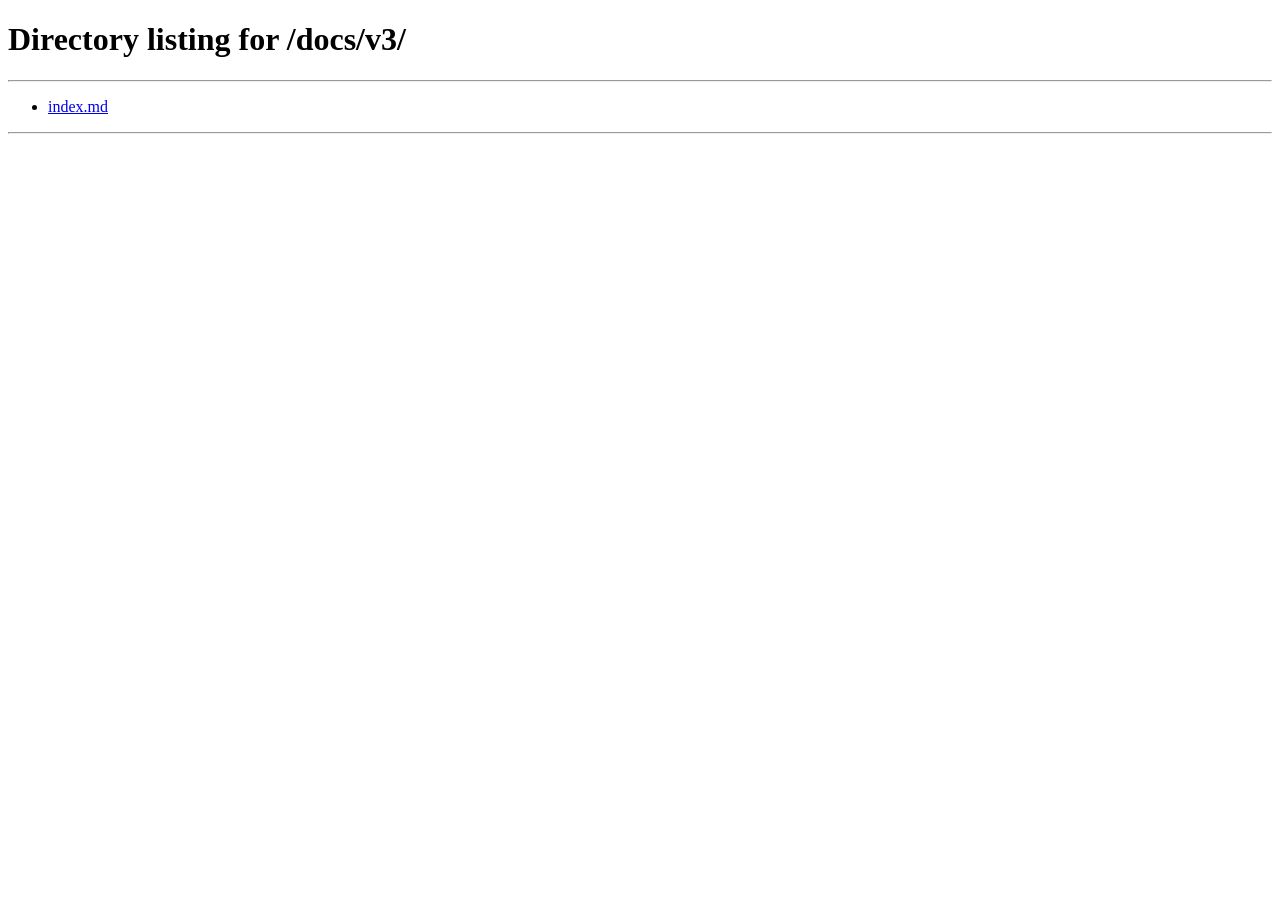
<file: docs/v3rev2/index.html>
<!doctype html>
<html lang="ru">
<meta charset="utf-8">
<title>Xprinter V3</title>
<meta name="robots" content="noindex">
<link rel="canonical" href="https://4barcode.ru/v3/">
<meta http-equiv="refresh" content="0; url=../v3/">
<p>Страница переехала: <a href="../v3/">Xprinter V3</a>.</p>
</html>
</file>
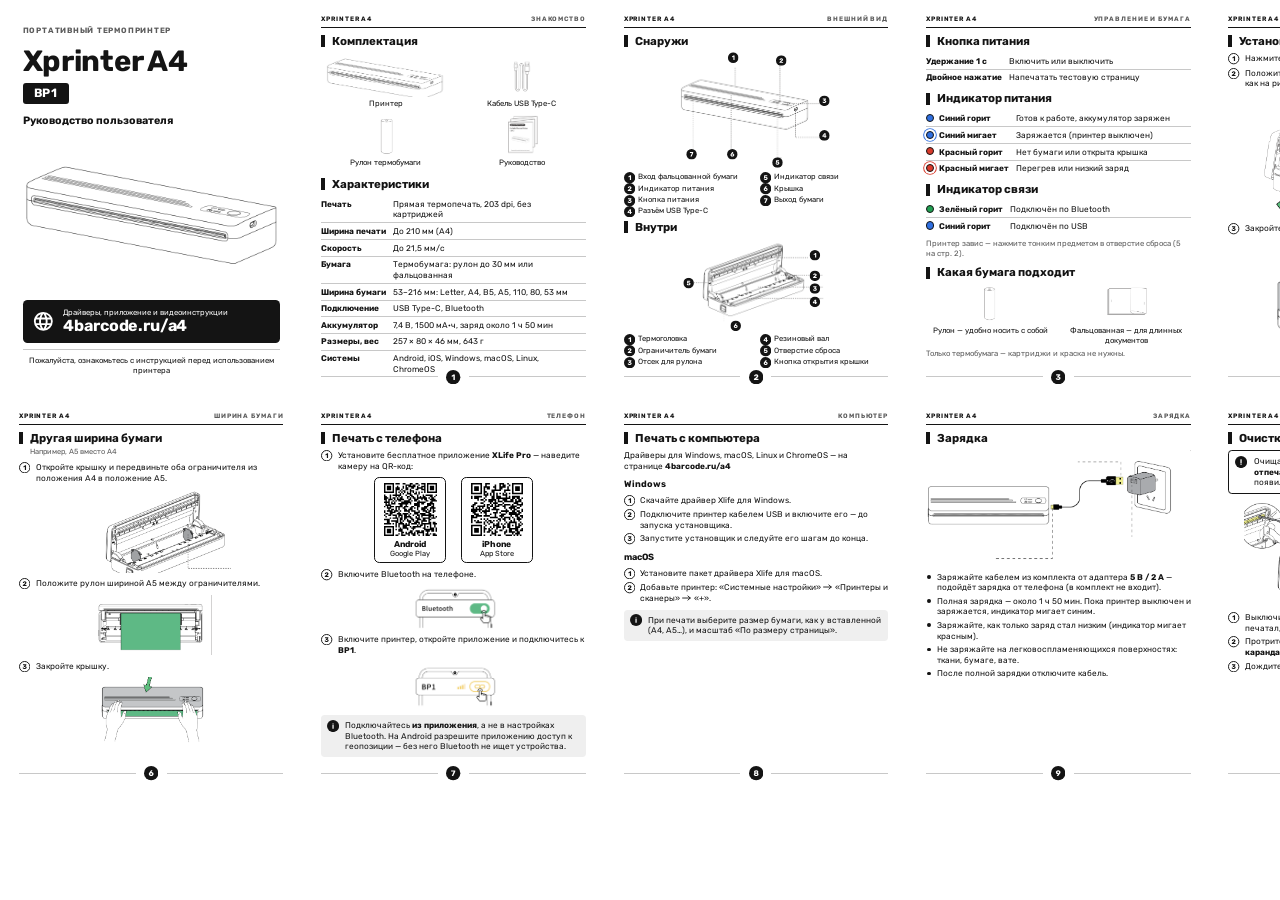
<file: tools/print/a4-guide/guide.html>
<!doctype html>
<html lang="ru">
<head>
<meta charset="utf-8">
<title>Xprinter A4 (BP1) — руководство пользователя</title>
<!--
  Бумажная инструкция Xprinter A4 (заводская модель Xprinter BP1, портативный A4 термопринтер).
  Формат — как рабочая область заводского макета: 2 листа 480 × 105 мм, на каждом 6 полос 80 × 105 мм (гармошка).
    Лист 1: [обложка][1][2][3][4][5]
    Лист 2: [6][7][8][9][10][задняя обложка]
  Сборка: python tools/print/a4-guide/build.py, кривые: outline.py, центровка кружков: check_circles.py.
  Рисунки — векторные из заводского макета без подписей (make_figs.py), номера выносок ставит этот файл (.fb).
-->
<style>
  @font-face { font-family: "Rubik"; src: url("../../../docs/editor/fonts/Rubik-Regular.ttf"); font-weight: 400; }
  @font-face { font-family: "Rubik"; src: url("../../../docs/editor/fonts/Rubik-Bold.ttf"); font-weight: 700; }
  @font-face { font-family: "Rubik"; src: url("../../../docs/editor/fonts/Rubik-Italic.ttf"); font-weight: 400; font-style: italic; }
  @font-face { font-family: "Cousine"; src: url("../../../docs/editor/fonts/Cousine-Bold.ttf"); font-weight: 700; }

  :root {
    --ink: #141414;      /* основной текст и плашки */
    --mid: #5c5c5c;      /* вторичный текст */
    --line: #c8c8c8;     /* тонкие линии */
    --tint: #efefef;     /* фон врезок */
  }
  @page { size: 480mm 105mm; margin: 0; }
  * { box-sizing: border-box; }
  html, body { margin: 0; padding: 0; }
  body { font-family: "Rubik", sans-serif; color: var(--ink); font-size: 7.1pt; line-height: 1.34;
         -webkit-print-color-adjust: exact; print-color-adjust: exact; }
  img { display: block; }
  b, strong { font-weight: 700; }

  .sheet { width: 480mm; height: 105mm; display: grid; grid-template-columns: repeat(6, 80mm); grid-template-rows: 105mm;
           page-break-after: always; overflow: hidden; }
  .sheet:last-child { page-break-after: auto; }
  .panel { position: relative; overflow: hidden; }

  /* ---------- полоса с текстом: колонтитул, поле, номер ---------- */
  .page { padding: 12.5mm 7mm 11mm; }
  .run { position: absolute; left: 7mm; right: 7mm; top: 5.2mm; display: flex; justify-content: space-between; align-items: baseline;
         padding-bottom: 1.3mm; border-bottom: .3mm solid var(--ink);
         font-size: 5.6pt; font-weight: 700; letter-spacing: .14em; text-transform: uppercase; }
  .run span:last-child { color: var(--mid); }
  .foot { position: absolute; left: 7mm; right: 7mm; bottom: 4.6mm; display: flex; align-items: center; justify-content: center; gap: 2.2mm; }
  .foot::before, .foot::after { content: ""; flex: 1; border-top: .2mm solid var(--line); }
  .foot span { display: block; width: 3.8mm; height: 3.8mm; }

  /* ---------- заголовки ---------- */
  h2 { font-size: 10.5pt; line-height: 1.15; margin: 0 0 2mm; font-weight: 700; display: flex; align-items: center; gap: 1.8mm; }
  h2::before { content: ""; width: 1.3mm; height: 3.8mm; background: var(--ink); flex: 0 0 auto; }
  .sub { margin: -1.2mm 0 2mm 3.1mm; color: var(--mid); font-size: 6.4pt; }
  h3 { font-size: 7.6pt; margin: 2.6mm 0 1.3mm; font-weight: 700; }
  h3 small { font-weight: 400; color: var(--mid); font-size: 6.2pt; margin-left: .8mm; }
  .gap { height: 3.2mm; }
  p { margin: 0 0 1.4mm; }

  /* ---------- нумерованные шаги: номер в кружке ---------- */
  ol.steps { list-style: none; margin: 0 0 1.4mm; padding: 0; counter-reset: s; }
  ol.steps > li { position: relative; padding-left: 5mm; margin: 0 0 1.05mm; min-height: 3.4mm; }
  ol.steps > li > .circ { position: absolute; left: 0; top: 0; }
  .circ { display: block; }
  ul.dots { list-style: none; margin: 0 0 1.4mm; padding: 0; }
  ul.dots > li { position: relative; padding-left: 3.2mm; margin: 0 0 .6mm; }
  ul.dots > li::before { content: ""; position: absolute; left: .4mm; top: 1.15mm; width: 1.1mm; height: 1.1mm; background: var(--ink); border-radius: 50%; }

  /* ---------- элементы ---------- */
  .k { display: inline-block; font-family: "Cousine", monospace; font-weight: 700; font-size: 5.4pt; line-height: 1; padding: .4mm .8mm;
       border: .25mm solid var(--ink); border-radius: .7mm; vertical-align: .2mm; background: #fff; }
  .site { font-weight: 700; white-space: nowrap; }
  .nw { white-space: nowrap; }
  .arr { display: inline-block; width: 2.5mm; height: 1.6mm; vertical-align: .05mm; fill: none; stroke: currentColor; stroke-width: 1.5; stroke-linecap: round; stroke-linejoin: round; }
  .tip { margin: 2.2mm 0 0; padding: 1.8mm 2.2mm 1.8mm 7.6mm; background: var(--tint); border-radius: 1mm; position: relative; }
  .tip > .circ { position: absolute; left: 2.2mm; top: 1.8mm; }
  .warn { margin: 1.6mm 0; padding: 1.5mm 2.2mm 1.5mm 7.6mm; border: .3mm solid var(--ink); border-radius: 1mm; position: relative; }
  .warn > .circ { position: absolute; left: 2.2mm; top: 1.5mm; }
  .label { font-size: 5.8pt; font-weight: 700; letter-spacing: .1em; text-transform: uppercase; color: var(--mid); margin: 0 0 1mm; }

  /* ---------- задняя обложка ---------- */
  .back { padding: 11mm 9mm 8mm; display: flex; flex-direction: column; }
  .back > .label { text-align: center; }
  .back .big { text-align: center; font-size: 26pt; font-weight: 700; letter-spacing: -.015em; line-height: 1; margin: 1.5mm 0 4.5mm; }
  .feats { display: grid; grid-template-columns: 1fr 1fr; gap: 2.2mm 3mm; }
  .feat { display: flex; align-items: center; gap: 2mm; font-size: 7pt; line-height: 1.2; }
  .feat svg { width: 6.4mm; height: 6.4mm; flex: 0 0 auto; }
  .back .mine { margin: 5mm 0 0; padding: 2.2mm 3mm; border: .3mm solid var(--ink); border-radius: 1mm; text-align: center; font-size: 7.4pt; }
  .back .mine b { font-size: 9.5pt; }
  .back .maker { margin-top: auto; padding-top: 2.5mm; border-top: .2mm solid var(--line); text-align: center; font-size: 5.9pt; line-height: 1.45; color: #333; }
  .back .maker p { margin-bottom: 1.2mm; }

  /* ---------- обложка ---------- */
  .cover { display: grid; grid-template-columns: 13.5mm 2.2mm 1.2mm 2.2mm 1fr; }
  .spine { background: var(--ink); color: #fff; display: flex; align-items: center; justify-content: center; }
  .spine span { writing-mode: vertical-rl; font-weight: 700; font-size: 16pt; letter-spacing: .08em; white-space: nowrap; }
  .stripe { background: #cfcfcf; } .sp { background: #fff; }
  .cbox { margin: 4mm 4mm 4mm 3.5mm; display: flex; flex-direction: column; }
  .chead { display: flex; justify-content: space-between; align-items: center; }
  .chead .label { margin: 0; }
  .badge { background: var(--ink); color: #fff; font-weight: 700; font-size: 9.5pt; letter-spacing: .04em; padding: 1.1mm 2.8mm; border-radius: .8mm; }
  .model { display: flex; flex-direction: column; align-items: flex-end; }
  .model i { font-style: italic; font-size: 8pt; margin-top: .6mm; color: var(--ink); }
  .ctitle { font-size: 19pt; font-weight: 700; line-height: 1.05; margin: 4mm 0 1mm; letter-spacing: -.01em; }
  .csub { color: var(--mid); font-size: 7.4pt; }
  .cimg { flex: 1 1 0; min-height: 0; display: flex; align-items: center; justify-content: center; padding: 1mm 3mm; }
  .cimg img { max-width: 100%; max-height: 100%; }
  .csite { background: var(--ink); color: #fff; border-radius: 1.2mm; padding: 2.4mm 3mm; display: flex; align-items: center; gap: 2.6mm; }
  .csite svg { width: 7mm; height: 7mm; flex: 0 0 auto; }
  .csite div { font-size: 6.6pt; line-height: 1.25; }
  .csite b { display: block; font-size: 15pt; letter-spacing: -.01em; line-height: 1.12; }
  .cfoot { display: flex; align-items: center; justify-content: space-between; gap: 2mm; margin-top: 2.2mm; font-size: 6pt; color: var(--mid); line-height: 1.3; }
  .cfoot img { height: 3.4mm; flex: 0 0 auto; }
  .cread { margin-top: 1.8mm; padding-top: 1.8mm; border-top: .2mm solid var(--line); font-size: 6.6pt; text-align: center; }

  /* ---------- страницы ---------- */
  .kit { display: grid; grid-template-columns: 1fr 1fr; gap: .5mm 3mm; margin-bottom: 1mm; }
  .legend { display: grid; grid-template-columns: 1fr 1fr; gap: .9mm 3mm; margin-top: 1.4mm; }
  .legend div { display: flex; align-items: center; gap: 1.4mm; }
  .legend em { font-style: normal; flex: 0 0 auto; width: 3.6mm; height: 3.6mm; }
  .legend i { color: var(--mid); font-size: 6pt; }
  .fig { margin: 1.4mm 0 1.8mm; }
  .modes img { width: 96%; margin: .8mm auto 1.4mm; }
  .qrs { display: flex; justify-content: center; gap: 6mm; margin: 2mm 0 2.4mm; text-align: center; }
  .qrs figure { margin: 0; padding: 2mm 2mm 1.6mm; border: .3mm solid var(--ink); border-radius: 1.4mm; width: 28mm; }
  .qrs img { width: 21mm; height: 21mm; margin: 0 auto 1.4mm; }
  .qrs figcaption { font-size: 6.4pt; line-height: 1.2; }
  .qrs figcaption b { font-size: 7.4pt; }
  /* рисунок с номерами выносок: координаты номеров — в процентах от рисунка */
  .figw { position: relative; margin: 1.4mm auto 1.8mm; }
  .figw img { width: 100%; }
  .fb { position: absolute; width: 3.2mm; height: 3.2mm; transform: translate(-50%, -50%); }
  .tbl { width: 100%; border-collapse: collapse; margin: 1mm 0 1.4mm; }
  .tbl td { padding: .9mm 1.2mm; border-top: .2mm solid var(--line); vertical-align: top; }
  .tbl tr:first-child td { border-top: 0; }
  .tbl td:first-child { font-weight: 700; white-space: nowrap; width: 1%; padding-left: 0; }

  /* ===== формат 80 × 105 мм: всё мельче, чем в инструкциях 105 × 142 ===== */
  body { font-size: 6.2pt; line-height: 1.3; }
  .page { padding: 9.2mm 5mm 8mm; }
  .run { left: 5mm; right: 5mm; top: 4mm; font-size: 4.8pt; padding-bottom: 1mm; }
  .foot { left: 5mm; right: 5mm; bottom: 3.4mm; }
  h2 { font-size: 8.6pt; margin-bottom: 1.4mm; }
  h2::before { height: 3.2mm; width: 1.1mm; }
  h3 { font-size: 6.8pt; margin: 2mm 0 1mm; }
  .sub { margin: -.8mm 0 1.4mm 2.9mm; font-size: 5.6pt; }
  p { margin-bottom: 1.1mm; }
  ol.steps > li { padding-left: 4.4mm; margin-bottom: .8mm; min-height: 3mm; }
  ul.dots > li { padding-left: 2.8mm; margin-bottom: .7mm; }
  ul.dots > li::before { top: .95mm; width: 1mm; height: 1mm; }
  .tip, .warn { margin-top: 1.6mm; padding: 1.3mm 1.8mm 1.3mm 6.4mm; }
  .tip > .circ, .warn > .circ { left: 1.6mm; top: 1.25mm; }
  .fig { margin: .8mm auto 1.4mm; }
  .figw { margin: .6mm auto 1mm; }
  .legend { gap: .5mm 2mm; margin-top: .6mm; }
  .legend div { gap: 1.1mm; }
  .legend.sm { font-size: 5.7pt; gap: .3mm 2mm; } .legend.sm em { width: 2.7mm; height: 2.7mm; }
  .legend em { width: 3mm; height: 3mm; }
  .tbl td { padding: .65mm .9mm; }
  .spec td:first-child { font-weight: 700; }
  .note { color: var(--mid); font-size: 5.8pt; }
  .kit { display: grid; grid-template-columns: 1fr 1fr; gap: 1.2mm 2mm; margin: 0; }
  .kit figure { margin: 0; text-align: center; }
  .kit figure div { height: 11.5mm; display: flex; align-items: center; justify-content: center; }
  .kit img { max-width: 100%; max-height: 100%; }
  .kit figcaption { font-size: 5.8pt; margin-top: .5mm; }
  .pair { display: grid; grid-template-columns: 1fr 1fr; gap: 2mm; text-align: center; margin: .5mm 0 1mm; }
  .pair figure { margin: 0; }
  .pair img { margin: 0 auto 1mm; }
  .pair figcaption { font-size: 5.8pt; line-height: 1.25; }
  .qrs { gap: 4mm; margin: 1mm 0 1.6mm; }
  .qrs figure { width: 19mm; padding: 1.3mm 1.3mm 1mm; }
  .qrs img { width: 14mm; height: 14mm; margin-bottom: .8mm; }
  .qrs figcaption { font-size: 5.6pt; }
  .qrs figcaption b { font-size: 6.4pt; }
  .leds td:first-child { white-space: nowrap; }
  .figlab { position: absolute; transform: translate(-50%, -100%); margin-top: -.5mm; font-size: 5.4pt; font-weight: 700; line-height: 1; white-space: nowrap; }
  .led { display: inline-block; width: 2.2mm; height: 2.2mm; border-radius: 50%; margin-right: 1.2mm; vertical-align: -.25mm; border: .2mm solid var(--ink); }
  .led.blue { background: #2f6fe0; } .led.red { background: #d93a2b; } .led.green { background: #22a052; }
  .led.blink { box-shadow: 0 0 0 .5mm #fff, 0 0 0 .75mm currentColor; }
  .led.blue.blink { color: #2f6fe0; } .led.red.blink { color: #d93a2b; }

  /* обложка — одна полоса, без корешка */
  .cover { display: flex; flex-direction: column; padding: 7mm 6mm 5.5mm; }
  .cover .label { margin: 0; }
  .cover .ctitle { font-size: 22pt; margin: 2.5mm 0 1.6mm; }
  .cover .badge { align-self: flex-start; font-size: 9pt; padding: .8mm 3mm; }
  .cover .csub { margin-top: 2.6mm; font-size: 8pt; color: var(--ink); font-weight: 700; }
  .cover .cimg { padding: 1mm 0; }
  .cover .csite { padding: 2mm 2.6mm; gap: 2.2mm; }
  .cover .csite svg { width: 6mm; height: 6mm; }
  .cover .csite div { font-size: 5.8pt; }
  .cover .csite b { font-size: 12pt; }
  .cover .cread { font-size: 5.8pt; margin-top: 1.6mm; padding-top: 1.6mm; }

  /* задняя обложка */
  .back { padding: 8mm 6mm 5.5mm; }
  .back .big { font-size: 21pt; margin: 1.2mm 0 3.4mm; }
  .feats { grid-template-columns: 1fr; gap: 1.6mm; padding-left: 4mm; }
  .feat { font-size: 6.6pt; gap: 2.2mm; }
  .feat svg { width: 5mm; height: 5mm; }
  .back .mine { margin-top: 3.6mm; font-size: 6.4pt; padding: 1.8mm 2mm; }
  .back .mine b { font-size: 8.4pt; }
  .back .maker { font-size: 5.2pt; padding-top: 2mm; }
</style>
</head>
<body>

<svg width="0" height="0" style="position:absolute">
  <defs>
    <!-- иконки: Material Design Icons (Apache 2.0) -->
    <symbol id="i-dl" viewBox="0 0 24 24"><path d="M5 20h14v-2H5zM19 9h-4V3H9v6H5l7 7z"/></symbol>
    <symbol id="i-app" viewBox="0 0 24 24"><path d="M3 3h8v8H3zm2 2v4h4V5zm8-2h8v8h-8zm2 2v4h4V5zM3 13h8v8H3zm2 2v4h4v-4zm8-2h2v2h-2zm2 2h2v2h-2zm2-2h2v2h-2zm2 2h2v2h-2zm-6 2h2v2h-2zm4 0h2v4h-2zm-2 2h2v2h-2z"/></symbol>
    <symbol id="i-ed" viewBox="0 0 24 24"><path d="M3 17.25V21h3.75L17.81 9.94l-3.75-3.75zM20.71 7.04a1 1 0 0 0 0-1.41l-2.34-2.34a1 1 0 0 0-1.41 0l-1.83 1.83 3.75 3.75z"/></symbol>
    <symbol id="i-vid" viewBox="0 0 24 24"><path d="M10 16.5l6-4.5-6-4.5zM12 2a10 10 0 1 0 0 20 10 10 0 0 0 0-20m0 18a8 8 0 1 1 0-16 8 8 0 0 1 0 16"/></symbol>
    <symbol id="i-faq" viewBox="0 0 24 24"><path d="M11 18h2v-2h-2zm1-16a10 10 0 1 0 0 20 10 10 0 0 0 0-20m0 18a8 8 0 1 1 0-16 8 8 0 0 1 0 16m0-14a4 4 0 0 0-4 4h2a2 2 0 1 1 4 0c0 2-3 1.75-3 5h2c0-2.25 3-2.5 3-5a4 4 0 0 0-4-4"/></symbol>
    <symbol id="i-sup" viewBox="0 0 24 24"><path d="M12 1a9 9 0 0 0-9 9v7a3 3 0 0 0 3 3h3v-8H5v-2a7 7 0 0 1 14 0v2h-4v8h4v1h-7v2h6a3 3 0 0 0 3-3V10a9 9 0 0 0-9-9"/></symbol>
    <symbol id="i-web" viewBox="0 0 24 24"><path d="M16.36 14c.08-.66.14-1.32.14-2s-.06-1.34-.14-2h3.38c.16.64.26 1.31.26 2s-.1 1.36-.26 2m-5.15 5.56c.6-1.11 1.06-2.31 1.38-3.56h2.95a8 8 0 0 1-4.33 3.56M14.34 14H9.66c-.1-.66-.16-1.32-.16-2s.06-1.35.16-2h4.68c.09.65.16 1.32.16 2s-.07 1.34-.16 2M12 19.96c-.83-1.2-1.5-2.53-1.91-3.96h3.82c-.41 1.43-1.08 2.76-1.91 3.96M8 8H5.08A7.92 7.92 0 0 1 9.4 4.44C8.8 5.55 8.35 6.75 8 8m-2.92 8H8c.35 1.25.8 2.45 1.4 3.56A8 8 0 0 1 5.08 16m-.82-2C4.1 13.36 4 12.69 4 12s.1-1.36.26-2h3.38c-.08.66-.14 1.32-.14 2s.06 1.34.14 2M12 4.03c.83 1.2 1.5 2.54 1.91 3.97h-3.82c.41-1.43 1.08-2.77 1.91-3.97M18.92 8h-2.95a15.7 15.7 0 0 0-1.38-3.56c1.84.63 3.37 1.9 4.33 3.56M12 2C6.47 2 2 6.5 2 12a10 10 0 0 0 10 10 10 10 0 0 0 10-10A10 10 0 0 0 12 2"/></symbol>
  </defs>
</svg>

<!-- ===================== ЛИСТ 1 (лицевая сторона гармошки) ===================== -->
<section class="sheet">

  <!-- обложка -->
  <div class="panel cover">
    <div class="label">Портативный термопринтер</div>
    <div class="ctitle">Xprinter A4</div>
    <div class="badge">BP1</div>
    <div class="csub">Руководство пользователя</div>
    <div class="cimg"><img src="img/cover.png" alt=""></div>
    <div class="csite"><svg fill="#fff"><use href="#i-web"/></svg>
      <div>Драйверы, приложение и видеоинструкции<b>4barcode.ru/a4</b></div></div>
    <div class="cread">Пожалуйста, ознакомьтесь с инструкцией перед использованием принтера</div>
  </div>

  <!-- стр. 1 -->
  <div class="panel page">
    <div class="run"><span>Xprinter A4</span><span>Знакомство</span></div>
    <h2>Комплектация</h2>
    <div class="kit">
      <figure><div><img src="img/kit_printer.png" alt="" style="width:92%"></div><figcaption>Принтер</figcaption></figure>
      <figure><div><img src="img/kit_cable.png" alt="" style="height:88%"></div><figcaption>Кабель USB Type-C</figcaption></figure>
      <figure><div><img src="img/kit_roll.png" alt="" style="height:92%"></div><figcaption>Рулон термобумаги</figcaption></figure>
      <figure><div><img src="img/kit_guide.png" alt="" style="height:92%"></div><figcaption>Руководство</figcaption></figure>
    </div>
    <h2 style="margin-top:2.4mm">Характеристики</h2>
    <table class="tbl spec">
      <tr><td>Печать</td><td>Прямая термопечать, 203 dpi, без картриджей</td></tr>
      <tr><td>Ширина печати</td><td>До 210 мм (A4)</td></tr>
      <tr><td>Скорость</td><td>До 21,5 мм/с</td></tr>
      <tr><td>Бумага</td><td>Термобумага: рулон до 30 мм или фальцованная</td></tr>
      <tr><td>Ширина бумаги</td><td>53–216 мм: Letter, A4, B5, A5, 110, 80, 53 мм</td></tr>
      <tr><td>Подключение</td><td>USB Type-C, Bluetooth</td></tr>
      <tr><td>Аккумулятор</td><td>7,4 В, 1500 мА·ч, заряд около 1 ч 50 мин</td></tr>
      <tr><td>Размеры, вес</td><td>257 × 80 × 46 мм, 643 г</td></tr>
      <tr><td>Системы</td><td>Android, iOS, Windows, macOS, Linux, ChromeOS</td></tr>
    </table>
    <div class="foot"><span>1</span></div>
  </div>

  <!-- стр. 2 -->
  <div class="panel page">
    <div class="run"><span>Xprinter A4</span><span>Внешний вид</span></div>
    <h2>Снаружи</h2>
    <div class="figw" style="width:60%">
      <img src="img/ext.png" alt=""><span class="fb" data-n="1" style="left:35.41%;top:4.05%"></span><span class="fb" data-n="2" style="left:65.69%;top:6.58%"></span><span class="fb" data-n="3" style="left:92.84%;top:41.52%"></span><span class="fb" data-n="4" style="left:92.84%;top:71.65%"></span><span class="fb" data-n="5" style="left:63.30%;top:95.19%"></span><span class="fb" data-n="6" style="left:34.86%;top:88.10%"></span><span class="fb" data-n="7" style="left:9.17%;top:88.10%"></span>
    </div>
    <div class="legend sm">
      <div><em>1</em>Вход фальцованной бумаги</div><div><em>5</em>Индикатор связи</div>
      <div><em>2</em>Индикатор питания</div><div><em>6</em>Крышка</div>
      <div><em>3</em>Кнопка питания</div><div><em>7</em>Выход бумаги</div>
      <div><em>4</em>Разъём USB Type-C</div>
    </div>
    <h2 style="margin-top:1.2mm">Внутри</h2>
    <div class="figw" style="width:54%">
      <img src="img/int.png" alt=""><span class="fb" data-n="1" style="left:91.62%;top:17.91%"></span><span class="fb" data-n="2" style="left:91.62%;top:40.30%"></span><span class="fb" data-n="3" style="left:91.62%;top:54.33%"></span><span class="fb" data-n="4" style="left:91.62%;top:68.96%"></span><span class="fb" data-n="5" style="left:3.24%;top:48.36%"></span><span class="fb" data-n="6" style="left:36.19%;top:95.22%"></span>
    </div>
    <div class="legend sm">
      <div><em>1</em>Термоголовка</div><div><em>4</em>Резиновый вал</div>
      <div><em>2</em>Ограничитель бумаги</div><div><em>5</em>Отверстие сброса</div>
      <div><em>3</em>Отсек для рулона</div><div><em>6</em>Кнопка открытия крышки</div>
    </div>
    <div class="foot"><span>2</span></div>
  </div>

  <!-- стр. 3 -->
  <div class="panel page">
    <div class="run"><span>Xprinter A4</span><span>Управление и бумага</span></div>
    <h2>Кнопка питания</h2>
    <table class="tbl">
      <tr><td>Удержание 1 с</td><td>Включить или выключить</td></tr>
      <tr><td>Двойное нажатие</td><td>Напечатать тестовую страницу</td></tr>
    </table>
    <h2 style="margin-top:1.8mm">Индикатор питания</h2>
    <table class="tbl leds">
      <tr><td><i class="led blue"></i>Синий горит</td><td>Готов к работе, аккумулятор заряжен</td></tr>
      <tr><td><i class="led blue blink"></i>Синий мигает</td><td>Заряжается (принтер выключен)</td></tr>
      <tr><td><i class="led red"></i>Красный горит</td><td>Нет бумаги или открыта крышка</td></tr>
      <tr><td><i class="led red blink"></i>Красный мигает</td><td>Перегрев или низкий заряд</td></tr>
    </table>
    <h2 style="margin-top:1.8mm">Индикатор связи</h2>
    <table class="tbl leds">
      <tr><td><i class="led green"></i>Зелёный горит</td><td>Подключён по Bluetooth</td></tr>
      <tr><td><i class="led blue"></i>Синий горит</td><td>Подключён по USB</td></tr>
    </table>
    <p class="note">Принтер завис — нажмите тонким предметом в отверстие сброса (5 на стр. 2).</p>
    <h2 style="margin-top:1.8mm">Какая бумага подходит</h2>
    <div class="pair">
      <figure><img src="img/t_roll.png" alt="" style="height:10mm"><figcaption>Рулон — удобно носить с собой</figcaption></figure>
      <figure><img src="img/t_fold.png" alt="" style="height:10mm"><figcaption>Фальцованная — для длинных документов</figcaption></figure>
    </div>
    <p class="note">Только термобумага — картриджи и краска не нужны.</p>
    <div class="foot"><span>3</span></div>
  </div>

  <!-- стр. 4 -->
  <div class="panel page">
    <div class="run"><span>Xprinter A4</span><span>Бумага</span></div>
    <h2>Установка рулона</h2>
    <ol class="steps">
      <li>Нажмите кнопку открытия и поднимите крышку.</li>
      <li>Положите рулон в отсек и вытяните край бумаги наружу — как на рисунке с галочкой.</li>
    </ol>
    <img class="fig" src="img/roll1.png" alt="" style="width:80%">
    <ol class="steps" data-start="3">
      <li>Закройте крышку и включите принтер.</li>
    </ol>
    <img class="fig" src="img/roll3.png" alt="" style="width:66%">
    <div class="foot"><span>4</span></div>
  </div>

  <!-- стр. 5 -->
  <div class="panel page">
    <div class="run"><span>Xprinter A4</span><span>Бумага</span></div>
    <h2>Фальцованная бумага</h2>
    <ol class="steps">
      <li>Достаньте стопку. Сторона для печати — гладкая, сверху; чёрная метка — на обороте.</li>
    </ol>
    <div class="figw" style="width:84%;margin-top:2.6mm"><img src="img/fold1.png" alt=""><span class="figlab" style="left:87%;top:8%">чёрная метка</span></div>
    <ol class="steps" data-start="2">
      <li>Отсек для рулона должен быть пуст и плотно закрыт. Включите принтер (удержание 3 с) и вставьте лист в верхний вход стороной для печати вверх.</li>
    </ol>
    <img class="fig" src="img/fold2.png" alt="" style="width:48%">
    <ol class="steps" data-start="3">
      <li>После печати оторвите лист по линии перфорации.</li>
    </ol>
    <img class="fig" src="img/fold3.png" alt="" style="width:22%">
    <div class="foot"><span>5</span></div>
  </div>
</section>

<!-- ===================== ЛИСТ 2 (оборотная сторона гармошки) ===================== -->
<section class="sheet">

  <!-- стр. 6 -->
  <div class="panel page">
    <div class="run"><span>Xprinter A4</span><span>Ширина бумаги</span></div>
    <h2>Другая ширина бумаги</h2>
    <div class="sub">Например, A5 вместо A4</div>
    <ol class="steps">
      <li>Откройте крышку и передвиньте оба ограничителя из положения A4 в положение A5.</li>
    </ol>
    <img class="fig" src="img/width1.png" alt="" style="width:60%">
    <ol class="steps" data-start="2">
      <li>Положите рулон шириной A5 между ограничителями.</li>
    </ol>
    <img class="fig" src="img/width2.png" alt="" style="width:46%">
    <ol class="steps" data-start="3">
      <li>Закройте крышку.</li>
    </ol>
    <img class="fig" src="img/width3.png" alt="" style="width:40%">
    <div class="foot"><span>6</span></div>
  </div>

  <!-- стр. 7 -->
  <div class="panel page">
    <div class="run"><span>Xprinter A4</span><span>Телефон</span></div>
    <h2>Печать с телефона</h2>
    <ol class="steps">
      <li>Установите бесплатное приложение <b>XLife Pro</b> — наведите камеру на QR-код:</li>
    </ol>
    <div class="qrs">
      <figure><img src="img/qr_android.svg" alt=""><figcaption><b>Android</b><br>Google Play</figcaption></figure>
      <figure><img src="img/qr_ios.svg" alt=""><figcaption><b>iPhone</b><br>App Store</figcaption></figure>
    </div>
    <ol class="steps" data-start="2">
      <li>Включите Bluetooth на телефоне.</li>
    </ol>
    <img class="fig" src="img/bt_on.png" alt="" style="width:36%">
    <ol class="steps" data-start="3">
      <li>Включите принтер, откройте приложение и подключитесь к <b>BP1</b>.</li>
    </ol>
    <img class="fig" src="img/bt_conn.png" alt="" style="width:36%">
    <div class="tip">Подключайтесь <b>из приложения</b>, а не в настройках Bluetooth. На Android разрешите приложению доступ к геопозиции — без него Bluetooth не ищет устройства.</div>
    <div class="foot"><span>7</span></div>
  </div>

  <!-- стр. 8 -->
  <div class="panel page">
    <div class="run"><span>Xprinter A4</span><span>Компьютер</span></div>
    <h2>Печать с компьютера</h2>
    <p>Драйверы для Windows, macOS, Linux и ChromeOS — на странице <span class="site">4barcode.ru/a4</span></p>
    <h3>Windows</h3>
    <ol class="steps">
      <li>Скачайте драйвер Xlife для Windows.</li>
      <li>Подключите принтер кабелем USB и включите его — до запуска установщика.</li>
      <li>Запустите установщик и следуйте его шагам до конца.</li>
    </ol>
    <h3>macOS</h3>
    <ol class="steps">
      <li>Установите пакет драйвера Xlife для macOS.</li>
      <li>Добавьте принтер: «Системные настройки» <svg class="arr" viewBox="0 0 16 10" aria-hidden="true"><path d="M1 5h13M10 1.5 14 5l-4 3.5"/></svg> «Принтеры и сканеры» <svg class="arr" viewBox="0 0 16 10" aria-hidden="true"><path d="M1 5h13M10 1.5 14 5l-4 3.5"/></svg> «+».</li>
    </ol>
    <div class="tip">При печати выберите размер бумаги, как у вставленной (A4, A5…), и масштаб «По размеру страницы».</div>
    <div class="foot"><span>8</span></div>
  </div>

  <!-- стр. 9 -->
  <div class="panel page">
    <div class="run"><span>Xprinter A4</span><span>Зарядка</span></div>
    <h2>Зарядка</h2>
    <img class="fig" src="img/charge.png" alt="" style="width:100%">
    <ul class="dots">
      <li>Заряжайте кабелем из комплекта от адаптера <b>5 В / 2 А</b> — подойдёт зарядка от телефона (в комплект не входит).</li>
      <li>Полная зарядка — около 1 ч 50 мин. Пока принтер выключен и заряжается, индикатор мигает синим.</li>
      <li>Заряжайте, как только заряд стал низким (индикатор мигает красным).</li>
      <li>Не заряжайте на легковоспламеняющихся поверхностях: ткани, бумаге, вате.</li>
      <li>После полной зарядки отключите кабель.</li>
    </ul>
    <div class="foot"><span>9</span></div>
  </div>

  <!-- стр. 10 -->
  <div class="panel page">
    <div class="run"><span>Xprinter A4</span><span>Уход</span></div>
    <h2>Очистка термоголовки</h2>
    <div class="warn" style="margin-top:0">Очищайте термоголовку <strong>после каждого отпечатанного рулона</strong>, а также если на листе появились белые полосы или нечёткий текст.</div>
    <img class="fig" src="img/clean.png" alt="" style="width:88%">
    <ol class="steps">
      <li>Выключите принтер и откройте крышку. Если он только что печатал, дайте головке остыть.</li>
      <li>Протрите термоголовку <b>спиртовой ваткой</b> или <b>чистящим карандашом</b> для термоголовок.</li>
      <li>Дождитесь, пока спирт высохнет, и закройте крышку.</li>
    </ol>
    <div class="foot"><span>10</span></div>
  </div>

  <!-- задняя обложка -->
  <div class="panel back">
    <div class="label">Сайт поддержки</div>
    <div class="big">4barcode.ru</div>
    <div class="feats">
      <div class="feat"><svg><use href="#i-dl"/></svg>Драйверы для Windows, macOS, Linux</div>
      <div class="feat"><svg><use href="#i-app"/></svg>Приложение XLife Pro</div>
      <div class="feat"><svg><use href="#i-faq"/></svg>Решение частых проблем</div>
      <div class="feat"><svg><use href="#i-sup"/></svg>Техническая поддержка</div>
    </div>
    <div class="mine">Страница вашего принтера<br><b>4barcode.ru/a4</b></div>
    <div class="maker">
      <p>Производитель: Джухай Глобал Технолоджи ко. ЛТД<br>ZHUHAI GLOBAL TECHNOLOGY CO., LTD<br>
         Китай, провинция Гуандун, г. Чжухай, район Сянгжоу, Цианьшан промышленный парк, Хуавей шоссе, 613, строение 1, блок 5F, С</p>
      <p>Гарантийный срок — 12 мес. · Сделано в Китае</p>
    </div>
  </div>
</section>

<script>
/* Кружки с номерами и значками. Цифры — контуры Rubik Bold (а не текст): браузер округляет
   положение текста до пикселя (0,26 мм), и знак гулял бы в кружке. Контур ставится по центру
   своих «чернил» точно. Данные: [ширина, xmin, ymin, xmax, ymax, путь] в единицах шрифта (1000 на кегль). */
var GLYPHS = {"0": [680, 51, -10, 628, 710, "M339 -10Q267 -10 214.5 10.5Q162 31 127.0 67.0Q92 103 74.0 151.0Q56 199 53 254Q52 281 51.5 315.5Q51 350 51.5 385.5Q52 421 53 449Q56 504 74.5 551.5Q93 599 128.5 634.5Q164 670 216.5 690.0Q269 710 339 710Q410 710 462.5 690.0Q515 670 550.0 634.5Q585 599 604.0 551.5Q623 504 626 449Q627 421 627.5 385.5Q628 350 627.5 315.5Q627 281 626 254Q623 199 604.5 151.0Q586 103 551.5 67.0Q517 31 464.5 10.5Q412 -10 339 -10ZM339 135Q391 135 414.5 168.5Q438 202 439 259Q441 288 441.5 320.0Q442 352 441.5 384.0Q441 416 439 443Q438 498 414.5 532.0Q391 566 339 567Q288 566 264.5 532.0Q241 498 239 443Q239 416 238.5 384.0Q238 352 238.5 320.0Q239 288 239 259Q241 202 265.0 168.5Q289 135 339 135Z"], "1": [497, 16, 0, 432, 700, "M277 0Q267 0 259.5 7.5Q252 15 252 25V501L115 396Q106 389 96.5 391.0Q87 393 80 402L21 479Q15 488 16.5 498.5Q18 509 28 515L258 693Q264 697 269.5 698.5Q275 700 282 700H407Q418 700 425.0 693.0Q432 686 432 675V25Q432 15 425.0 7.5Q418 0 407 0Z"], "2": [650, 41, 0, 606, 713, "M67 0Q56 0 48.5 7.5Q41 15 41 25V96Q41 103 45.0 117.5Q49 132 66 145L170 247Q250 308 301.5 350.5Q353 393 378.0 426.0Q403 459 403 488Q403 522 385.5 544.5Q368 567 325 567Q296 567 277.0 554.5Q258 542 247.5 522.0Q237 502 233 481Q229 468 219.5 463.0Q210 458 199 458H74Q65 458 59.0 464.0Q53 470 53 479Q54 527 73.5 569.5Q93 612 128.5 644.0Q164 676 213.5 694.5Q263 713 325 713Q410 713 469.5 685.5Q529 658 560.0 609.5Q591 561 591 496Q591 447 569.5 404.5Q548 362 508.5 323.5Q469 285 415 244L323 151H580Q591 151 598.5 144.0Q606 137 606 126V25Q606 15 598.5 7.5Q591 0 580 0Z"], "3": [659, 32, -10, 619, 700, "M325 -10Q248 -10 192.5 8.5Q137 27 102.0 56.5Q67 86 50.0 119.5Q33 153 32 184Q32 193 38.5 199.0Q45 205 54 205H185Q196 205 203.0 200.5Q210 196 216 186Q224 167 239.5 155.0Q255 143 277.0 138.5Q299 134 325 134Q376 134 404.5 157.5Q433 181 433 222Q433 265 406.0 283.5Q379 302 329 302H218Q207 302 200.0 309.0Q193 316 193 327V383Q193 395 198.0 404.0Q203 413 209 417L373 556H95Q85 556 77.5 563.0Q70 570 70 581V675Q70 686 77.5 693.0Q85 700 95 700H555Q566 700 573.5 693.0Q581 686 581 675V590Q581 579 576.0 570.5Q571 562 565 557L413 416L420 414Q478 407 522.5 384.0Q567 361 593.0 318.5Q619 276 619 211Q619 143 580.5 93.5Q542 44 476.0 17.0Q410 -10 325 -10Z"], "4": [683, 28, 0, 652, 700, "M389 0Q379 0 371.5 7.5Q364 15 364 25V138H53Q43 138 35.5 145.0Q28 152 28 163V258Q28 267 31.5 274.5Q35 282 39 289L330 683Q343 700 367 700H513Q523 700 530.5 693.0Q538 686 538 675V287H626Q638 287 645.0 279.5Q652 272 652 262V163Q652 152 644.5 145.0Q637 138 627 138H538V25Q538 15 530.5 7.5Q523 0 513 0ZM200 280H368V516Z"], "5": [646, 33, -11, 610, 700, "M320 -11Q226 -11 163.0 18.5Q100 48 67.5 95.5Q35 143 33 198Q33 207 39.0 213.0Q45 219 54 219H188Q201 219 208.5 214.0Q216 209 220 200Q229 177 244.0 162.0Q259 147 278.0 140.0Q297 133 321 133Q349 133 373.0 145.0Q397 157 411.5 180.5Q426 204 426 237Q426 267 412.5 289.0Q399 311 375.5 324.0Q352 337 321 337Q297 337 282.0 331.5Q267 326 257.0 318.0Q247 310 239.0 304.5Q231 299 221 299H90Q81 299 74.5 305.5Q68 312 68 321L104 670Q106 685 115.0 692.5Q124 700 137 700H538Q549 700 556.5 693.0Q564 686 564 675V581Q564 570 556.5 563.0Q549 556 538 556H248L235 427Q257 441 286.5 451.0Q316 461 368 461Q415 461 458.5 444.5Q502 428 536.5 398.0Q571 368 590.5 326.5Q610 285 610 233Q610 162 575.5 107.0Q541 52 476.0 20.5Q411 -11 320 -11Z"], "6": [651, 33, -10, 622, 700, "M331 -10Q242 -10 175.0 22.0Q108 54 70.5 110.5Q33 167 33 240Q33 271 42.5 301.5Q52 332 66.0 359.5Q80 387 94.0 408.5Q108 430 117 443L293 680Q298 685 306.0 692.5Q314 700 329 700H462Q471 700 477.0 693.5Q483 687 483 678Q483 674 482.0 670.5Q481 667 479 665L344 481Q350 483 358.5 483.5Q367 484 374 484Q419 482 463.0 464.0Q507 446 543.0 415.0Q579 384 600.5 340.5Q622 297 622 244Q622 174 586.0 116.5Q550 59 484.5 24.5Q419 -10 331 -10ZM329 134Q358 134 383.0 146.5Q408 159 423.5 183.0Q439 207 439 241Q439 276 424.0 299.5Q409 323 384.0 335.0Q359 347 329 347Q299 347 273.5 335.0Q248 323 233.0 299.5Q218 276 218 241Q218 207 233.5 183.0Q249 159 274.0 146.5Q299 134 329 134Z"], "7": [573, 28, 0, 547, 700, "M141 0Q132 0 126.0 6.5Q120 13 120 22Q120 26 122 31L353 549H54Q43 549 35.5 556.5Q28 564 28 575V675Q28 686 35.5 693.0Q43 700 54 700H521Q533 700 540.0 693.0Q547 686 547 675V586Q547 571 544.0 561.0Q541 551 536 541L305 24Q302 18 294.0 9.0Q286 0 270 0Z"], "8": [677, 45, -10, 632, 710, "M338 -10Q264 -10 208.5 7.5Q153 25 117.0 55.0Q81 85 63.0 125.0Q45 165 45 210Q45 265 72.5 307.0Q100 349 142 372Q107 395 88.5 429.5Q70 464 70 510Q70 566 99.0 611.0Q128 656 187.0 683.0Q246 710 338 710Q429 710 488.0 683.5Q547 657 575.5 612.0Q604 567 604 511Q604 466 586.0 430.5Q568 395 534 372Q579 350 605.5 307.0Q632 264 632 209Q632 149 599.5 99.0Q567 49 502.0 19.5Q437 -10 338 -10ZM338 118Q370 118 395.5 129.0Q421 140 436.0 160.5Q451 181 451 210Q451 239 436.0 259.0Q421 279 395.5 290.0Q370 301 338 301Q306 301 280.0 290.0Q254 279 239.0 259.0Q224 239 224 210Q224 181 239.0 160.5Q254 140 280.0 129.0Q306 118 338 118ZM338 422Q366 422 389.0 432.5Q412 443 425.0 460.5Q438 478 438 502Q438 526 425.5 544.0Q413 562 390.0 572.0Q367 582 338 582Q309 582 286.5 572.0Q264 562 251.0 544.0Q238 526 238 502Q238 478 251.0 460.0Q264 442 286.5 432.0Q309 422 338 422Z"], "9": [641, 29, 0, 608, 710, "M174 0Q165 0 159.0 6.5Q153 13 153 22Q153 27 154.5 30.0Q156 33 157 35L298 228Q284 225 269 225Q224 228 181.0 245.5Q138 263 103.5 293.5Q69 324 49.0 366.0Q29 408 29 460Q29 508 47.0 552.5Q65 597 101.0 632.5Q137 668 190.5 689.0Q244 710 315 710Q387 710 441.5 691.5Q496 673 533.0 639.5Q570 606 589.0 561.5Q608 517 608 467Q608 421 591.5 382.0Q575 343 551.5 308.5Q528 274 503 239L343 20Q339 15 331.0 7.5Q323 0 307 0ZM317 357Q347 357 371.0 369.5Q395 382 409.0 405.0Q423 428 423 461Q423 494 409.0 517.5Q395 541 371.0 553.5Q347 566 317 566Q288 566 264.0 553.5Q240 541 226.0 517.5Q212 494 212 461Q212 428 226.0 405.0Q240 382 264.0 369.5Q288 357 317 357Z"], "i": [286, 58, 0, 228, 735, "M84 0Q73 0 66.0 7.5Q59 15 59 25V495Q59 506 66.0 513.0Q73 520 84 520H202Q213 520 220.0 513.0Q227 506 227 495V25Q227 15 220.0 7.5Q213 0 202 0ZM83 595Q72 595 65.0 602.0Q58 609 58 620V710Q58 720 65.0 727.5Q72 735 83 735H203Q213 735 220.5 727.5Q228 720 228 710V620Q228 609 220.5 602.0Q213 595 203 595Z"], "!": [291, 59, 0, 232, 700, "M88 221Q77 221 70.0 228.5Q63 236 63 246V675Q63 686 70.0 693.0Q77 700 88 700H203Q214 700 221.0 693.0Q228 686 228 675V246Q228 236 221.0 228.5Q214 221 203 221ZM84 0Q73 0 66.0 7.5Q59 15 59 25V148Q59 159 66.0 166.5Q73 174 84 174H207Q217 174 224.5 166.5Q232 159 232 148V25Q232 15 224.5 7.5Q217 0 207 0Z"]};
var PT = 25.4 / 72;
function circle(txt, o) {   // o: { d: диаметр мм, pt: кегль, fill: true — белый знак на чёрном, sw: толщина обводки мм }
  var x = 0, xmin = 1e9, xmax = -1e9, ymin = 1e9, ymax = -1e9, parts = '';
  String(txt).split('').forEach(function (ch) {
    var g = GLYPHS[ch];
    xmin = Math.min(xmin, x + g[1]); xmax = Math.max(xmax, x + g[3]); ymin = Math.min(ymin, g[2]); ymax = Math.max(ymax, g[4]);
    parts += '<path transform="translate(' + x + ' 0)" d="' + g[5] + '"/>';
    x += g[0];
  });
  var s = o.pt * PT / 1000, r = o.d / 2, sw = o.sw || 0.25;
  var tx = r - (xmin + xmax) / 2 * s, ty = r + (ymin + ymax) / 2 * s;
  return '<svg class="circ" viewBox="0 0 ' + o.d + ' ' + o.d + '" width="' + o.d + 'mm" height="' + o.d + 'mm">' +
    (o.fill ? '<circle cx="' + r + '" cy="' + r + '" r="' + r + '" fill="#141414"/>'
            : '<circle cx="' + r + '" cy="' + r + '" r="' + (r - sw / 2) + '" fill="#fff" stroke="#141414" stroke-width="' + sw + '"/>') +
    '<g fill="' + (o.fill ? '#fff' : '#141414') + '" transform="translate(' + tx + ' ' + ty + ') scale(' + s + ' ' + (-s) + ')">' + parts + '</g></svg>';
}
document.querySelectorAll('ol.steps').forEach(function (ol) {
  var s0 = +(ol.getAttribute('data-start') || 1);
  [].forEach.call(ol.children, function (li, i) { li.insertAdjacentHTML('afterbegin', circle(s0 + i, { d: 3, pt: 5 })); });
});
document.querySelectorAll('.legend em').forEach(function (em) { em.innerHTML = circle(em.textContent.trim(), { d: 3, pt: 5, fill: true }); });
// номера выносок: один SVG-слой поверх рисунка в его миллиметрах — внутри SVG координаты не округляются до пикселя
window.addEventListener('load', function () {
  document.querySelectorAll('.figw').forEach(function (fw) {
    var r = fw.querySelector('img').getBoundingClientRect(), w = r.width * 25.4 / 96, h = r.height * 25.4 / 96, inner = '';
    fw.querySelectorAll('.fb').forEach(function (b) {
      var x = parseFloat(b.style.left) / 100 * w, y = parseFloat(b.style.top) / 100 * h;
      inner += circle(b.getAttribute('data-n'), { d: 2.8, pt: 4.8, fill: true })
        .replace('<svg class="circ"', '<svg x="' + (x - 1.4) + '" y="' + (y - 1.4) + '"')
        .replace(/width="[\d.]+mm" height="[\d.]+mm"/, 'width="2.8" height="2.8"');
      b.remove();
    });
    fw.insertAdjacentHTML('beforeend', '<svg class="fbl" viewBox="0 0 ' + w + ' ' + h + '" style="position:absolute;left:0;top:0;width:100%;height:100%;overflow:visible">' + inner + '</svg>');
  });
});
document.querySelectorAll('.foot span').forEach(function (sp) { sp.innerHTML = circle(sp.textContent.trim(), { d: 3.8, pt: 6, fill: true }); });
document.querySelectorAll('.tip').forEach(function (t) { t.insertAdjacentHTML('afterbegin', circle('i', { d: 3.2, pt: 5.4, fill: true })); });
document.querySelectorAll('.warn').forEach(function (t) { t.insertAdjacentHTML('afterbegin', circle('!', { d: 3.2, pt: 5.8, fill: true })); });
</script>
</body>
</html>
</file>
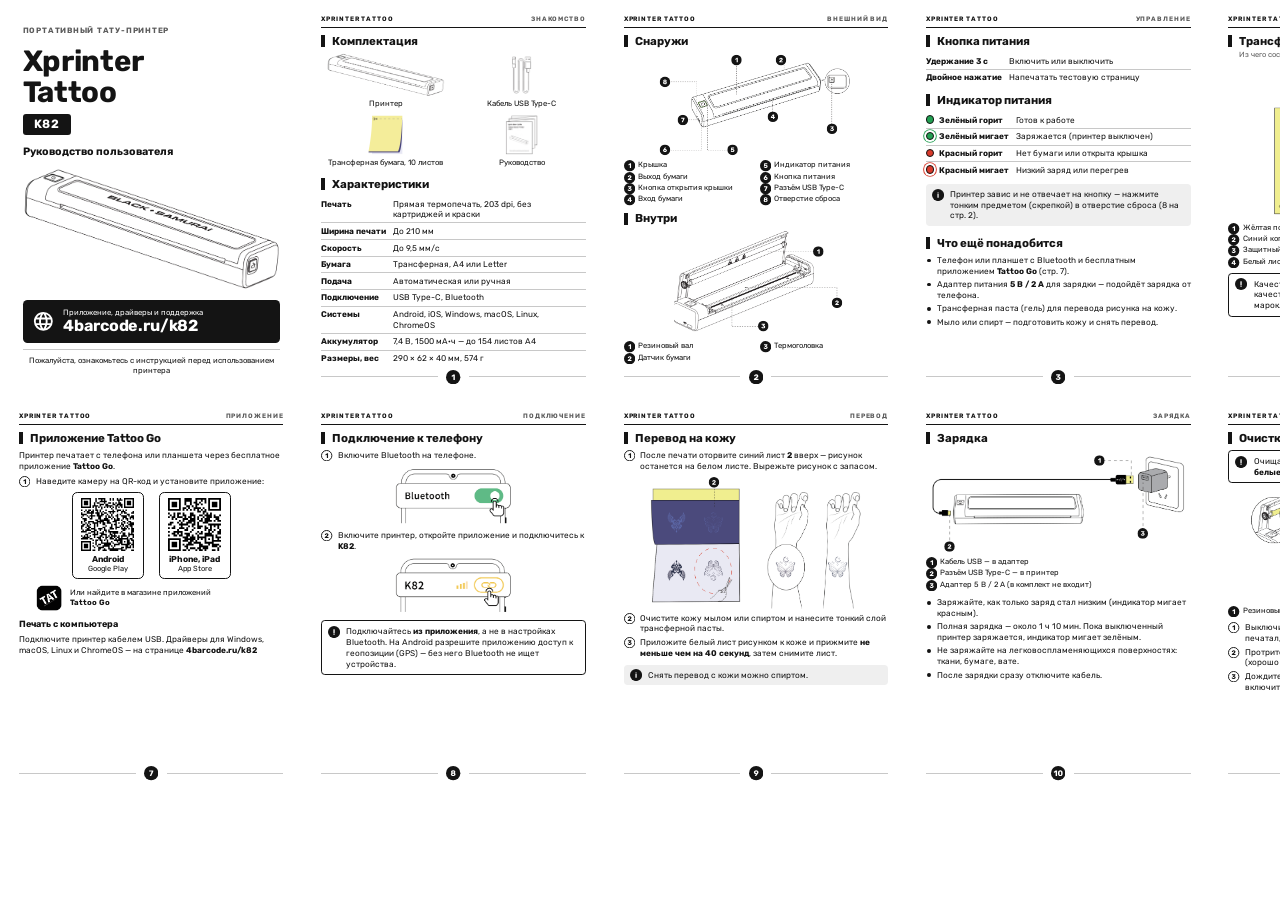
<file: tools/print/k82-guide/guide.html>
<!doctype html>
<html lang="ru">
<head>
<meta charset="utf-8">
<title>Xprinter Tattoo K82 — руководство пользователя</title>
<!--
  Бумажная инструкция Xprinter Tattoo (заводская модель K82, портативный тату-принтер A4).
  Формат — как рабочая область заводского макета: 2 листа 560 × 105 мм, на каждом 7 полос 80 × 105 мм (гармошка).
    Лист 1: [обложка][1][2][3][4][5][6]
    Лист 2: [7][8][9][10][11][12][задняя обложка]
  Сборка: python tools/print/k82-guide/build.py, кривые: outline.py, центровка кружков: check_circles.py.
  Рисунки — векторные из заводского макета без текста (make_figs.py), номера выносок ставит этот файл (.fb).
-->
<style>
  @font-face { font-family: "Rubik"; src: url("../../../docs/editor/fonts/Rubik-Regular.ttf"); font-weight: 400; }
  @font-face { font-family: "Rubik"; src: url("../../../docs/editor/fonts/Rubik-Bold.ttf"); font-weight: 700; }
  @font-face { font-family: "Rubik"; src: url("../../../docs/editor/fonts/Rubik-Italic.ttf"); font-weight: 400; font-style: italic; }
  @font-face { font-family: "Cousine"; src: url("../../../docs/editor/fonts/Cousine-Bold.ttf"); font-weight: 700; }

  :root {
    --ink: #141414;      /* основной текст и плашки */
    --mid: #5c5c5c;      /* вторичный текст */
    --line: #c8c8c8;     /* тонкие линии */
    --tint: #efefef;     /* фон врезок */
  }
  @page { size: 560mm 105mm; margin: 0; }
  * { box-sizing: border-box; }
  html, body { margin: 0; padding: 0; }
  body { font-family: "Rubik", sans-serif; color: var(--ink); font-size: 7.1pt; line-height: 1.34;
         -webkit-print-color-adjust: exact; print-color-adjust: exact; }
  img { display: block; }
  b, strong { font-weight: 700; }

  .sheet { width: 560mm; height: 105mm; display: grid; grid-template-columns: repeat(7, 80mm); grid-template-rows: 105mm;
           page-break-after: always; overflow: hidden; }
  .sheet:last-child { page-break-after: auto; }
  .panel { position: relative; overflow: hidden; }

  /* ---------- полоса с текстом: колонтитул, поле, номер ---------- */
  .page { padding: 12.5mm 7mm 11mm; }
  .run { position: absolute; left: 7mm; right: 7mm; top: 5.2mm; display: flex; justify-content: space-between; align-items: baseline;
         padding-bottom: 1.3mm; border-bottom: .3mm solid var(--ink);
         font-size: 5.6pt; font-weight: 700; letter-spacing: .14em; text-transform: uppercase; }
  .run span:last-child { color: var(--mid); }
  .foot { position: absolute; left: 7mm; right: 7mm; bottom: 4.6mm; display: flex; align-items: center; justify-content: center; gap: 2.2mm; }
  .foot::before, .foot::after { content: ""; flex: 1; border-top: .2mm solid var(--line); }
  .foot span { display: block; width: 3.8mm; height: 3.8mm; }

  /* ---------- заголовки ---------- */
  h2 { font-size: 10.5pt; line-height: 1.15; margin: 0 0 2mm; font-weight: 700; display: flex; align-items: center; gap: 1.8mm; }
  h2::before { content: ""; width: 1.3mm; height: 3.8mm; background: var(--ink); flex: 0 0 auto; }
  .sub { margin: -1.2mm 0 2mm 3.1mm; color: var(--mid); font-size: 6.4pt; }
  h3 { font-size: 7.6pt; margin: 2.6mm 0 1.3mm; font-weight: 700; }
  h3 small { font-weight: 400; color: var(--mid); font-size: 6.2pt; margin-left: .8mm; }
  .gap { height: 3.2mm; }
  p { margin: 0 0 1.4mm; }

  /* ---------- нумерованные шаги: номер в кружке ---------- */
  ol.steps { list-style: none; margin: 0 0 1.4mm; padding: 0; counter-reset: s; }
  ol.steps > li { position: relative; padding-left: 5mm; margin: 0 0 1.05mm; min-height: 3.4mm; }
  ol.steps > li > .circ { position: absolute; left: 0; top: 0; }
  .circ { display: block; }
  ul.dots { list-style: none; margin: 0 0 1.4mm; padding: 0; }
  ul.dots > li { position: relative; padding-left: 3.2mm; margin: 0 0 .6mm; }
  ul.dots > li::before { content: ""; position: absolute; left: .4mm; top: 1.15mm; width: 1.1mm; height: 1.1mm; background: var(--ink); border-radius: 50%; }

  /* ---------- элементы ---------- */
  .k { display: inline-block; font-family: "Cousine", monospace; font-weight: 700; font-size: 5.4pt; line-height: 1; padding: .4mm .8mm;
       border: .25mm solid var(--ink); border-radius: .7mm; vertical-align: .2mm; background: #fff; }
  .site { font-weight: 700; white-space: nowrap; }
  .nw { white-space: nowrap; }
  .arr { display: inline-block; width: 2.5mm; height: 1.6mm; vertical-align: .05mm; fill: none; stroke: currentColor; stroke-width: 1.5; stroke-linecap: round; stroke-linejoin: round; }
  .tip { margin: 2.2mm 0 0; padding: 1.8mm 2.2mm 1.8mm 7.6mm; background: var(--tint); border-radius: 1mm; position: relative; }
  .tip > .circ { position: absolute; left: 2.2mm; top: 1.8mm; }
  .warn { margin: 1.6mm 0; padding: 1.5mm 2.2mm 1.5mm 7.6mm; border: .3mm solid var(--ink); border-radius: 1mm; position: relative; }
  .warn > .circ { position: absolute; left: 2.2mm; top: 1.5mm; }
  .label { font-size: 5.8pt; font-weight: 700; letter-spacing: .1em; text-transform: uppercase; color: var(--mid); margin: 0 0 1mm; }

  /* ---------- задняя обложка ---------- */
  .back { padding: 11mm 9mm 8mm; display: flex; flex-direction: column; }
  .back > .label { text-align: center; }
  .back .big { text-align: center; font-size: 26pt; font-weight: 700; letter-spacing: -.015em; line-height: 1; margin: 1.5mm 0 4.5mm; }
  .feats { display: grid; grid-template-columns: 1fr 1fr; gap: 2.2mm 3mm; }
  .feat { display: flex; align-items: center; gap: 2mm; font-size: 7pt; line-height: 1.2; }
  .feat svg { width: 6.4mm; height: 6.4mm; flex: 0 0 auto; }
  .back .mine { margin: 5mm 0 0; padding: 2.2mm 3mm; border: .3mm solid var(--ink); border-radius: 1mm; text-align: center; font-size: 7.4pt; }
  .back .mine b { font-size: 9.5pt; }
  .back .maker { margin-top: auto; padding-top: 2.5mm; border-top: .2mm solid var(--line); text-align: center; font-size: 5.9pt; line-height: 1.45; color: #333; }
  .back .maker p { margin-bottom: 1.2mm; }

  /* ---------- обложка ---------- */
  .cover { display: grid; grid-template-columns: 13.5mm 2.2mm 1.2mm 2.2mm 1fr; }
  .spine { background: var(--ink); color: #fff; display: flex; align-items: center; justify-content: center; }
  .spine span { writing-mode: vertical-rl; font-weight: 700; font-size: 16pt; letter-spacing: .08em; white-space: nowrap; }
  .stripe { background: #cfcfcf; } .sp { background: #fff; }
  .cbox { margin: 4mm 4mm 4mm 3.5mm; display: flex; flex-direction: column; }
  .chead { display: flex; justify-content: space-between; align-items: center; }
  .chead .label { margin: 0; }
  .badge { background: var(--ink); color: #fff; font-weight: 700; font-size: 9.5pt; letter-spacing: .04em; padding: 1.1mm 2.8mm; border-radius: .8mm; }
  .model { display: flex; flex-direction: column; align-items: flex-end; }
  .model i { font-style: italic; font-size: 8pt; margin-top: .6mm; color: var(--ink); }
  .ctitle { font-size: 19pt; font-weight: 700; line-height: 1.05; margin: 4mm 0 1mm; letter-spacing: -.01em; }
  .csub { color: var(--mid); font-size: 7.4pt; }
  .cimg { flex: 1 1 0; min-height: 0; display: flex; align-items: center; justify-content: center; padding: 1mm 3mm; }
  .cimg img { max-width: 100%; max-height: 100%; }
  .csite { background: var(--ink); color: #fff; border-radius: 1.2mm; padding: 2.4mm 3mm; display: flex; align-items: center; gap: 2.6mm; }
  .csite svg { width: 7mm; height: 7mm; flex: 0 0 auto; }
  .csite div { font-size: 6.6pt; line-height: 1.25; }
  .csite b { display: block; font-size: 15pt; letter-spacing: -.01em; line-height: 1.12; }
  .cfoot { display: flex; align-items: center; justify-content: space-between; gap: 2mm; margin-top: 2.2mm; font-size: 6pt; color: var(--mid); line-height: 1.3; }
  .cfoot img { height: 3.4mm; flex: 0 0 auto; }
  .cread { margin-top: 1.8mm; padding-top: 1.8mm; border-top: .2mm solid var(--line); font-size: 6.6pt; text-align: center; }

  /* ---------- страницы ---------- */
  .kit { display: grid; grid-template-columns: 1fr 1fr; gap: .5mm 3mm; margin-bottom: 1mm; }
  .legend { display: grid; grid-template-columns: 1fr 1fr; gap: .9mm 3mm; margin-top: 1.4mm; }
  .legend div { display: flex; align-items: center; gap: 1.4mm; }
  .legend em { font-style: normal; flex: 0 0 auto; width: 3.6mm; height: 3.6mm; }
  .legend i { color: var(--mid); font-size: 6pt; }
  .fig { margin: 1.4mm 0 1.8mm; }
  .modes img { width: 96%; margin: .8mm auto 1.4mm; }
  .qrs { display: flex; justify-content: center; gap: 6mm; margin: 2mm 0 2.4mm; text-align: center; }
  .qrs figure { margin: 0; padding: 2mm 2mm 1.6mm; border: .3mm solid var(--ink); border-radius: 1.4mm; width: 28mm; }
  .qrs img { width: 21mm; height: 21mm; margin: 0 auto 1.4mm; }
  .qrs figcaption { font-size: 6.4pt; line-height: 1.2; }
  .qrs figcaption b { font-size: 7.4pt; }
  /* рисунок с номерами выносок: координаты номеров — в процентах от рисунка */
  .figw { position: relative; margin: 1.4mm auto 1.8mm; }
  .figw img { width: 100%; }
  .fb { position: absolute; width: 3.2mm; height: 3.2mm; transform: translate(-50%, -50%); }
  .tbl { width: 100%; border-collapse: collapse; margin: 1mm 0 1.4mm; }
  .tbl td { padding: .9mm 1.2mm; border-top: .2mm solid var(--line); vertical-align: top; }
  .tbl tr:first-child td { border-top: 0; }
  .tbl td:first-child { font-weight: 700; white-space: nowrap; width: 1%; padding-left: 0; }

  /* ===== формат 80 × 105 мм: всё мельче, чем в инструкциях 105 × 142 ===== */
  body { font-size: 6.2pt; line-height: 1.3; }
  .page { padding: 9.2mm 5mm 8mm; }
  .run { left: 5mm; right: 5mm; top: 4mm; font-size: 4.8pt; padding-bottom: 1mm; }
  .foot { left: 5mm; right: 5mm; bottom: 3.4mm; }
  h2 { font-size: 8.6pt; margin-bottom: 1.4mm; }
  h2::before { height: 3.2mm; width: 1.1mm; }
  h3 { font-size: 6.8pt; margin: 2mm 0 1mm; }
  .sub { margin: -.8mm 0 1.4mm 2.9mm; font-size: 5.6pt; }
  p { margin-bottom: 1.1mm; }
  ol.steps > li { padding-left: 4.4mm; margin-bottom: .8mm; min-height: 3mm; }
  ul.dots > li { padding-left: 2.8mm; margin-bottom: .7mm; }
  ul.dots > li::before { top: .95mm; width: 1mm; height: 1mm; }
  .tip, .warn { margin-top: 1.6mm; padding: 1.3mm 1.8mm 1.3mm 6.4mm; }
  .tip > .circ, .warn > .circ { left: 1.6mm; top: 1.25mm; }
  .fig { margin: .8mm auto 1.4mm; }
  .figw { margin: .6mm auto 1mm; }
  .legend { gap: .5mm 2mm; margin-top: .6mm; }
  .legend div { gap: 1.1mm; }
  .legend.sm { font-size: 5.7pt; gap: .3mm 2mm; } .legend.sm em { width: 2.7mm; height: 2.7mm; }
  .legend em { width: 3mm; height: 3mm; }
  .tbl td { padding: .65mm .9mm; }
  .spec td:first-child { font-weight: 700; }
  .note { color: var(--mid); font-size: 5.8pt; }
  .kit { display: grid; grid-template-columns: 1fr 1fr; gap: 1.2mm 2mm; margin: 0; }
  .kit figure { margin: 0; text-align: center; }
  .kit figure div { height: 11.5mm; display: flex; align-items: center; justify-content: center; }
  .kit img { max-width: 100%; max-height: 100%; }
  .kit figcaption { font-size: 5.8pt; margin-top: .5mm; }
  .pair { display: grid; grid-template-columns: 1fr 1fr; gap: 2mm; text-align: center; margin: .5mm 0 1mm; }
  .pair figure { margin: 0; }
  .pair img { margin: 0 auto 1mm; }
  .pair figcaption { font-size: 5.8pt; line-height: 1.25; }
  .qrs { gap: 4mm; margin: 1mm 0 1.6mm; }
  .qrs figure { width: 19mm; padding: 1.3mm 1.3mm 1mm; }
  .qrs img { width: 14mm; height: 14mm; margin-bottom: .8mm; }
  .qrs figcaption { font-size: 5.6pt; }
  .qrs figcaption b { font-size: 6.4pt; }
  .leds td:first-child { white-space: nowrap; }
  .figlab { position: absolute; transform: translate(-50%, -100%); margin-top: -.5mm; font-size: 5.4pt; font-weight: 700; line-height: 1; white-space: nowrap; }
  .led { display: inline-block; width: 2.2mm; height: 2.2mm; border-radius: 50%; margin-right: 1.2mm; vertical-align: -.25mm; border: .2mm solid var(--ink); }
  .led.blue { background: #2f6fe0; } .led.red { background: #d93a2b; } .led.green { background: #22a052; }
  .led.blink { box-shadow: 0 0 0 .5mm #fff, 0 0 0 .75mm currentColor; }
  .led.blue.blink { color: #2f6fe0; } .led.red.blink { color: #d93a2b; }

  /* обложка — одна полоса, без корешка */
  .cover { display: flex; flex-direction: column; padding: 7mm 6mm 5.5mm; }
  .cover .label { margin: 0; }
  .cover .ctitle { font-size: 22pt; margin: 2.5mm 0 1.6mm; }
  .cover .badge { align-self: flex-start; font-size: 9pt; padding: .8mm 3mm; }
  .cover .csub { margin-top: 2.6mm; font-size: 8pt; color: var(--ink); font-weight: 700; }
  .cover .cimg { padding: 1mm 0; }
  .cover .csite { padding: 2mm 2.6mm; gap: 2.2mm; }
  .cover .csite svg { width: 6mm; height: 6mm; }
  .cover .csite div { font-size: 5.8pt; }
  .cover .csite b { font-size: 12pt; }
  .cover .cread { font-size: 5.8pt; margin-top: 1.6mm; padding-top: 1.6mm; }

  /* задняя обложка */
  .back { padding: 8mm 6mm 5.5mm; }
  .back .big { font-size: 21pt; margin: 1.2mm 0 3.4mm; }
  .feats { grid-template-columns: 1fr; gap: 1.6mm; padding-left: 4mm; }
  .feat { font-size: 6.6pt; gap: 2.2mm; }
  .feat svg { width: 5mm; height: 5mm; }
  .back .mine { margin-top: 3.6mm; font-size: 6.4pt; padding: 1.8mm 2mm; }
  .back .mine b { font-size: 8.4pt; }
  .back .maker { font-size: 5.2pt; padding-top: 2mm; }
  .steps2 { display: grid; grid-template-columns: 1fr 1fr; gap: 1.6mm 2.4mm; margin: .4mm 0 1.2mm; }
  .steps2 figure { margin: 0; }
  .steps2 .im { height: 19mm; display: flex; align-items: flex-end; justify-content: center; margin-bottom: .9mm; }
  .steps2 img { max-width: 100%; max-height: 100%; }
  .steps2 ol.steps > li { margin: 0; }
  .appline { display: flex; align-items: center; gap: 2mm; margin: .4mm 0 1.4mm 4.4mm; font-size: 5.8pt; }
  .appline img { width: 7mm; height: 7mm; }
  .trouble td:first-child { font-weight: 700; width: 38%; }
  .trouble td { vertical-align: top; }
  .led.green.blink { color: #22a052; }
  .steps2 .figw { margin: 0; height: 100%; }
  .steps2 .figw img { width: auto; height: 100%; max-width: none; }
</style>
</head>
<body>

<svg width="0" height="0" style="position:absolute">
  <defs>
    <!-- иконки: Material Design Icons (Apache 2.0) -->
    <symbol id="i-dl" viewBox="0 0 24 24"><path d="M5 20h14v-2H5zM19 9h-4V3H9v6H5l7 7z"/></symbol>
    <symbol id="i-app" viewBox="0 0 24 24"><path d="M3 3h8v8H3zm2 2v4h4V5zm8-2h8v8h-8zm2 2v4h4V5zM3 13h8v8H3zm2 2v4h4v-4zm8-2h2v2h-2zm2 2h2v2h-2zm2-2h2v2h-2zm2 2h2v2h-2zm-6 2h2v2h-2zm4 0h2v4h-2zm-2 2h2v2h-2z"/></symbol>
    <symbol id="i-ed" viewBox="0 0 24 24"><path d="M3 17.25V21h3.75L17.81 9.94l-3.75-3.75zM20.71 7.04a1 1 0 0 0 0-1.41l-2.34-2.34a1 1 0 0 0-1.41 0l-1.83 1.83 3.75 3.75z"/></symbol>
    <symbol id="i-vid" viewBox="0 0 24 24"><path d="M10 16.5l6-4.5-6-4.5zM12 2a10 10 0 1 0 0 20 10 10 0 0 0 0-20m0 18a8 8 0 1 1 0-16 8 8 0 0 1 0 16"/></symbol>
    <symbol id="i-faq" viewBox="0 0 24 24"><path d="M11 18h2v-2h-2zm1-16a10 10 0 1 0 0 20 10 10 0 0 0 0-20m0 18a8 8 0 1 1 0-16 8 8 0 0 1 0 16m0-14a4 4 0 0 0-4 4h2a2 2 0 1 1 4 0c0 2-3 1.75-3 5h2c0-2.25 3-2.5 3-5a4 4 0 0 0-4-4"/></symbol>
    <symbol id="i-sup" viewBox="0 0 24 24"><path d="M12 1a9 9 0 0 0-9 9v7a3 3 0 0 0 3 3h3v-8H5v-2a7 7 0 0 1 14 0v2h-4v8h4v1h-7v2h6a3 3 0 0 0 3-3V10a9 9 0 0 0-9-9"/></symbol>
    <symbol id="i-web" viewBox="0 0 24 24"><path d="M16.36 14c.08-.66.14-1.32.14-2s-.06-1.34-.14-2h3.38c.16.64.26 1.31.26 2s-.1 1.36-.26 2m-5.15 5.56c.6-1.11 1.06-2.31 1.38-3.56h2.95a8 8 0 0 1-4.33 3.56M14.34 14H9.66c-.1-.66-.16-1.32-.16-2s.06-1.35.16-2h4.68c.09.65.16 1.32.16 2s-.07 1.34-.16 2M12 19.96c-.83-1.2-1.5-2.53-1.91-3.96h3.82c-.41 1.43-1.08 2.76-1.91 3.96M8 8H5.08A7.92 7.92 0 0 1 9.4 4.44C8.8 5.55 8.35 6.75 8 8m-2.92 8H8c.35 1.25.8 2.45 1.4 3.56A8 8 0 0 1 5.08 16m-.82-2C4.1 13.36 4 12.69 4 12s.1-1.36.26-2h3.38c-.08.66-.14 1.32-.14 2s.06 1.34.14 2M12 4.03c.83 1.2 1.5 2.54 1.91 3.97h-3.82c.41-1.43 1.08-2.77 1.91-3.97M18.92 8h-2.95a15.7 15.7 0 0 0-1.38-3.56c1.84.63 3.37 1.9 4.33 3.56M12 2C6.47 2 2 6.5 2 12a10 10 0 0 0 10 10 10 10 0 0 0 10-10A10 10 0 0 0 12 2"/></symbol>
  </defs>
</svg>

<!-- ===================== ЛИСТ 1 (лицевая сторона гармошки) ===================== -->
<section class="sheet">

  <!-- обложка -->
  <div class="panel cover">
    <div class="label">Портативный тату-принтер</div>
    <div class="ctitle">Xprinter<br>Tattoo</div>
    <div class="badge">K82</div>
    <div class="csub">Руководство пользователя</div>
    <div class="cimg"><img src="img/cover.png" alt=""></div>
    <div class="csite"><svg fill="#fff"><use href="#i-web"/></svg>
      <div>Приложение, драйверы и поддержка<b>4barcode.ru/k82</b></div></div>
    <div class="cread">Пожалуйста, ознакомьтесь с инструкцией перед использованием принтера</div>
  </div>

  <!-- стр. 1 -->
  <div class="panel page">
    <div class="run"><span>Xprinter Tattoo</span><span>Знакомство</span></div>
    <h2>Комплектация</h2>
    <div class="kit">
      <figure><div><img src="img/kit_printer.png" alt="" style="width:92%"></div><figcaption>Принтер</figcaption></figure>
      <figure><div><img src="img/kit_cable.png" alt="" style="height:88%"></div><figcaption>Кабель USB Type-C</figcaption></figure>
      <figure><div><img src="img/kit_paper.png" alt="" style="height:92%"></div><figcaption>Трансферная бумага, 10 листов</figcaption></figure>
      <figure><div><img src="img/kit_guide.png" alt="" style="height:92%"></div><figcaption>Руководство</figcaption></figure>
    </div>
    <h2 style="margin-top:2.4mm">Характеристики</h2>
    <table class="tbl spec">
      <tr><td>Печать</td><td>Прямая термопечать, 203 dpi, без картриджей и краски</td></tr>
      <tr><td>Ширина печати</td><td>До 210 мм</td></tr>
      <tr><td>Скорость</td><td>До 9,5 мм/с</td></tr>
      <tr><td>Бумага</td><td>Трансферная, A4 или Letter</td></tr>
      <tr><td>Подача</td><td>Автоматическая или ручная</td></tr>
      <tr><td>Подключение</td><td>USB Type-C, Bluetooth</td></tr>
      <tr><td>Системы</td><td>Android, iOS, Windows, macOS, Linux, ChromeOS</td></tr>
      <tr><td>Аккумулятор</td><td>7,4 В, 1500 мА·ч — до 154 листов A4</td></tr>
      <tr><td>Размеры, вес</td><td>290 × 62 × 40 мм, 574 г</td></tr>
    </table>
    <div class="foot"><span>1</span></div>
  </div>

  <!-- стр. 2 -->
  <div class="panel page">
    <div class="run"><span>Xprinter Tattoo</span><span>Внешний вид</span></div>
    <h2>Снаружи</h2>
    <div class="figw" style="width:72%;margin-top:2.4mm;margin-bottom:2.2mm">
      <img src="img/ext.png" alt=""><span class="fb" data-n="1" style="left:39.62%;top:3.25%"></span><span class="fb" data-n="2" style="left:62.99%;top:3.25%"></span><span class="fb" data-n="3" style="left:89.78%;top:75.51%"></span><span class="fb" data-n="4" style="left:58.73%;top:62.84%"></span><span class="fb" data-n="5" style="left:37.57%;top:97.77%"></span><span class="fb" data-n="6" style="left:2.08%;top:97.77%"></span><span class="fb" data-n="7" style="left:11.47%;top:66.27%"></span><span class="fb" data-n="8" style="left:2.08%;top:26.20%"></span>
    </div>
    <div class="legend sm">
      <div><em>1</em>Крышка</div><div><em>5</em>Индикатор питания</div>
      <div><em>2</em>Выход бумаги</div><div><em>6</em>Кнопка питания</div>
      <div><em>3</em>Кнопка открытия крышки</div><div><em>7</em>Разъём USB Type-C</div>
      <div><em>4</em>Вход бумаги</div><div><em>8</em>Отверстие сброса</div>
    </div>
    <h2 style="margin-top:2mm">Внутри</h2>
    <div class="figw" style="width:62%;margin-bottom:2.2mm">
      <img src="img/int.png" alt=""><span class="fb" data-n="1" style="left:87.98%;top:21.08%"></span><span class="fb" data-n="2" style="left:99.38%;top:71.09%"></span><span class="fb" data-n="3" style="left:54.42%;top:93.86%"></span>
    </div>
    <div class="legend sm">
      <div><em>1</em>Резиновый вал</div><div><em>3</em>Термоголовка</div>
      <div><em>2</em>Датчик бумаги</div>
    </div>
    <div class="foot"><span>2</span></div>
  </div>

  <!-- стр. 3 -->
  <div class="panel page">
    <div class="run"><span>Xprinter Tattoo</span><span>Управление</span></div>
    <h2>Кнопка питания</h2>
    <table class="tbl">
      <tr><td>Удержание 3 с</td><td>Включить или выключить</td></tr>
      <tr><td>Двойное нажатие</td><td>Напечатать тестовую страницу</td></tr>
    </table>
    <h2 style="margin-top:2.2mm">Индикатор питания</h2>
    <table class="tbl leds">
      <tr><td><i class="led green"></i>Зелёный горит</td><td>Готов к работе</td></tr>
      <tr><td><i class="led green blink"></i>Зелёный мигает</td><td>Заряжается (принтер выключен)</td></tr>
      <tr><td><i class="led red"></i>Красный горит</td><td>Нет бумаги или открыта крышка</td></tr>
      <tr><td><i class="led red blink"></i>Красный мигает</td><td>Низкий заряд или перегрев</td></tr>
    </table>
    <div class="tip">Принтер завис и не отвечает на кнопку — нажмите тонким предметом (скрепкой) в отверстие сброса (8 на стр.&nbsp;2).</div>
    <h2 style="margin-top:2.8mm">Что ещё понадобится</h2>
    <ul class="dots">
      <li>Телефон или планшет с Bluetooth и бесплатным приложением <b>Tattoo Go</b> (стр.&nbsp;7).</li>
      <li>Адаптер питания <b>5 В / 2 А</b> для зарядки — подойдёт зарядка от телефона.</li>
      <li>Трансферная паста (гель) для перевода рисунка на кожу.</li>
      <li>Мыло или спирт — подготовить кожу и снять перевод.</li>
    </ul>
    <div class="foot"><span>3</span></div>
  </div>

  <!-- стр. 4 -->
  <div class="panel page">
    <div class="run"><span>Xprinter Tattoo</span><span>Бумага</span></div>
    <h2>Трансферная бумага</h2>
    <div class="sub">Из чего состоит лист</div>
    <div class="figw" style="width:66%;margin-top:2mm;margin-bottom:2mm">
      <img src="img/layers.png" alt=""><span class="fb" data-n="1" style="left:25.32%;top:1.17%"></span><span class="fb" data-n="2" style="left:99.55%;top:18.28%"></span><span class="fb" data-n="3" style="left:99.55%;top:48.25%"></span><span class="fb" data-n="4" style="left:99.55%;top:79.56%"></span>
    </div>
    <div class="legend sm" style="grid-template-columns:1fr">
      <div><em>1</em>Жёлтая подложка — отрывается перед печатью</div>
      <div><em>2</em>Синий копировальный лист</div>
      <div><em>3</em>Защитный лист — снимается перед печатью</div>
      <div><em>4</em>Белый лист — на нём получается рисунок</div>
    </div>
    <div class="warn">Качество перевода зависит от бумаги. Используйте качественную трансферную бумагу проверенных марок.</div>
    <div class="foot"><span>4</span></div>
  </div>

  <!-- стр. 5 -->
  <div class="panel page">
    <div class="run"><span>Xprinter Tattoo</span><span>Бумага</span></div>
    <h2>Заправка листа</h2>
    <div class="steps2" style="margin-top:2.9mm">
      <figure><div class="im"><div class="figw"><img src="img/st1.png" alt=""><span class="fb" data-n="3" style="left:67.26%;top:2.34%"></span></div></div><ol class="steps"><li>Снимите защитный лист <b>3</b>.</li></ol></figure>
      <figure><div class="im"><div class="figw"><img src="img/st2.png" alt=""><span class="fb" data-n="1" style="left:48.80%;top:2.44%"></span></div></div><ol class="steps" data-start="2"><li>Оторвите жёлтую подложку <b>1</b>.</li></ol></figure>
      <figure><div class="im" style="height:12mm"><img src="img/st3.png" alt=""></div><ol class="steps" data-start="3"><li>Включите принтер — загорится индикатор.</li></ol></figure>
      <figure><div class="im" style="height:15mm"><div class="figw"><img src="img/st4.png" alt=""><span class="fb" data-n="4" style="left:50.09%;top:98.63%"></span></div></div><ol class="steps" data-start="4"><li>Поднесите лист к входу ровно, <b>белым листом 4 вверх</b>, — принтер сам затянет его.</li></ol></figure>
    </div>
    <p class="note">Номера слоёв — как на стр.&nbsp;4.</p>
    <div class="warn">Белая калька — <b>сверху</b>, синий лист — снизу. Иначе рисунок не напечатается или будет нечётким.</div>
    <div class="tip">Если лист не затягивается, заправьте его вручную (стр.&nbsp;6).</div>
    <div class="foot"><span>5</span></div>
  </div>

  <!-- стр. 6 -->
  <div class="panel page">
    <div class="run"><span>Xprinter Tattoo</span><span>Бумага</span></div>
    <h2>Ручная заправка</h2>
    <ol class="steps">
      <li>Нажмите кнопку открытия и поднимите крышку.</li>
    </ol>
    <img class="fig" src="img/man1.png" alt="" style="width:40%">
    <ol class="steps" data-start="2">
      <li>Положите лист ровно на вход <b>белым листом вверх</b>, край листа — до датчика <b>1</b>.</li>
    </ol>
    <div class="figw" style="width:52%"><img src="img/man2.png" alt=""><span class="fb" data-n="1" style="left:89.49%;top:29.07%"></span></div>
    <ol class="steps" data-start="3">
      <li>Закройте крышку и включите принтер.</li>
    </ol>
    <img class="fig" src="img/man3.png" alt="" style="width:66%">
    <div class="foot"><span>6</span></div>
  </div>
</section>

<!-- ===================== ЛИСТ 2 (оборотная сторона гармошки) ===================== -->
<section class="sheet">

  <!-- стр. 7 -->
  <div class="panel page">
    <div class="run"><span>Xprinter Tattoo</span><span>Приложение</span></div>
    <h2>Приложение Tattoo Go</h2>
    <p>Принтер печатает с телефона или планшета через бесплатное приложение <b>Tattoo Go</b>.</p>
    <ol class="steps">
      <li>Наведите камеру на QR-код и установите приложение:</li>
    </ol>
    <div class="qrs">
      <figure><img src="img/qr_android.svg" alt=""><figcaption><b>Android</b><br>Google Play</figcaption></figure>
      <figure><img src="img/qr_ios.svg" alt=""><figcaption><b>iPhone, iPad</b><br>App Store</figcaption></figure>
    </div>
    <div class="appline"><img src="img/app_icon.png" alt=""><div>Или найдите в магазине приложений<br><b>Tattoo Go</b></div></div>
    <h3>Печать с компьютера</h3>
    <p>Подключите принтер кабелем USB. Драйверы для Windows, macOS, Linux и ChromeOS — на странице <span class="site">4barcode.ru/k82</span></p>
    <div class="foot"><span>7</span></div>
  </div>

  <!-- стр. 8 -->
  <div class="panel page">
    <div class="run"><span>Xprinter Tattoo</span><span>Подключение</span></div>
    <h2>Подключение к телефону</h2>
    <ol class="steps">
      <li>Включите Bluetooth на телефоне.</li>
    </ol>
    <img class="fig" src="img/bt_on.png" alt="" style="width:44%">
    <ol class="steps" data-start="2">
      <li>Включите принтер, откройте приложение и подключитесь к <b>K82</b>.</li>
    </ol>
    <img class="fig" src="img/bt_conn.png" alt="" style="width:44%">
    <div class="warn">Подключайтесь <b>из приложения</b>, а не в настройках Bluetooth. На Android разрешите приложению доступ к геопозиции (GPS) — без него Bluetooth не ищет устройства.</div>
    <div class="foot"><span>8</span></div>
  </div>

  <!-- стр. 9 -->
  <div class="panel page">
    <div class="run"><span>Xprinter Tattoo</span><span>Перевод</span></div>
    <h2>Перевод на кожу</h2>
    <ol class="steps">
      <li>После печати оторвите синий лист <b>2</b> вверх — рисунок останется на белом листе. Вырежьте рисунок с запасом.</li>
    </ol>
    <div class="figw" style="width:80%;margin-top:2.2mm"><img src="img/transfer.png" alt=""><span class="fb" data-n="2" style="left:30.23%;top:1.83%"></span></div>
    <ol class="steps" data-start="2">
      <li>Очистите кожу мылом или спиртом и нанесите тонкий слой трансферной пасты.</li>
      <li>Приложите белый лист рисунком к коже и прижмите <b>не меньше чем на 40 секунд</b>, затем снимите лист.</li>
    </ol>
    <div class="tip">Снять перевод с кожи можно спиртом.</div>
    <div class="foot"><span>9</span></div>
  </div>

  <!-- стр. 10 -->
  <div class="panel page">
    <div class="run"><span>Xprinter Tattoo</span><span>Зарядка</span></div>
    <h2>Зарядка</h2>
    <div class="figw" style="width:96%;margin-top:2.6mm;margin-bottom:2.4mm"><img src="img/charge.png" alt=""><span class="fb" data-n="1" style="left:66.30%;top:5.93%"></span><span class="fb" data-n="2" style="left:7.28%;top:98.20%"></span><span class="fb" data-n="3" style="left:83.37%;top:84.14%"></span></div>
    <div class="legend sm" style="grid-template-columns:1fr">
      <div><em>1</em>Кабель USB — в адаптер</div>
      <div><em>2</em>Разъём USB Type-C — в принтер</div>
      <div><em>3</em>Адаптер 5 В / 2 А (в комплект не входит)</div>
    </div>
    <ul class="dots" style="margin-top:2mm">
      <li>Заряжайте, как только заряд стал низким (индикатор мигает красным).</li>
      <li>Полная зарядка — около 1 ч 10 мин. Пока выключенный принтер заряжается, индикатор мигает зелёным.</li>
      <li>Не заряжайте на легковоспламеняющихся поверхностях: ткани, бумаге, вате.</li>
      <li>После зарядки сразу отключите кабель.</li>
    </ul>
    <div class="foot"><span>10</span></div>
  </div>

  <!-- стр. 11 -->
  <div class="panel page">
    <div class="run"><span>Xprinter Tattoo</span><span>Уход</span></div>
    <h2>Очистка термоголовки</h2>
    <div class="warn" style="margin-top:0">Очищайте термоголовку, если на рисунке появились <strong>белые полосы, размытые линии или пропуски</strong>.</div>
    <div class="figw" style="width:84%;margin-top:2.4mm;margin-bottom:1.6mm"><img src="img/clean.png" alt=""><span class="fb" data-n="1" style="left:32.71%;top:29.68%"></span><span class="fb" data-n="2" style="left:81.16%;top:73.74%"></span></div>
    <div class="legend sm"><div><em>1</em>Резиновый вал</div><div><em>2</em>Термоголовка</div></div>
    <ol class="steps" style="margin-top:1.6mm">
      <li>Выключите принтер и откройте крышку. Если он только что печатал, дайте головке остыть.</li>
      <li>Протрите термоголовку и вал ватной палочкой со <b>спиртом</b> (хорошо отожмите) или <b>чистящим карандашом</b>.</li>
      <li>Дождитесь, пока спирт высохнет, закройте крышку и включите принтер.</li>
    </ol>
    <div class="foot"><span>11</span></div>
  </div>

  <!-- стр. 12 -->
  <div class="panel page">
    <div class="run"><span>Xprinter Tattoo</span><span>Помощь</span></div>
    <h2>Если что-то не так</h2>
    <table class="tbl trouble">
      <tr><td>Лист не затягивается</td><td>Заправьте лист вручную (стр.&nbsp;6).</td></tr>
      <tr><td>Индикатор горит красным</td><td>Нет бумаги или не закрыта крышка — заправьте лист, плотно закройте крышку.</td></tr>
      <tr><td>Индикатор мигает красным</td><td>Зарядите принтер или дайте ему остыть несколько минут.</td></tr>
      <tr><td>Белые полосы, пропуски</td><td>Очистите термоголовку (стр.&nbsp;11).</td></tr>
      <tr><td>Бледный перевод на коже</td><td>Возьмите качественную трансферную бумагу и пасту, прижимайте лист не меньше 40 секунд.</td></tr>
      <tr><td>Телефон не находит принтер</td><td>Включите Bluetooth и геопозицию, подключайтесь из приложения Tattoo Go (стр.&nbsp;8).</td></tr>
      <tr><td>Принтер не отвечает</td><td>Нажмите скрепкой в отверстие сброса (стр.&nbsp;3).</td></tr>
    </table>
    <p class="note" style="margin-top:2mm">Не помогло — напишите нам, адрес поддержки на странице <span class="site">4barcode.ru/k82</span></p>
    <div class="foot"><span>12</span></div>
  </div>

  <!-- задняя обложка -->
  <div class="panel back">
    <div class="label">Сайт поддержки</div>
    <div class="big">4barcode.ru</div>
    <div class="feats">
      <div class="feat"><svg><use href="#i-app"/></svg>Приложение Tattoo Go</div>
      <div class="feat"><svg><use href="#i-dl"/></svg>Драйверы для Windows, macOS, Linux</div>
      <div class="feat"><svg><use href="#i-faq"/></svg>Решение частых проблем</div>
      <div class="feat"><svg><use href="#i-sup"/></svg>Техническая поддержка</div>
    </div>
    <div class="mine">Страница вашего принтера<br><b>4barcode.ru/k82</b></div>
    <div class="maker">
      <p>Производитель: Джухай Глобал Технолоджи ко. ЛТД<br>ZHUHAI GLOBAL TECHNOLOGY CO., LTD<br>
         Китай, провинция Гуандун, г. Чжухай, район Сянгжоу, Цианьшан промышленный парк, Хуавей шоссе, 613, строение 1, блок 5F, С</p>
      <p>Гарантийный срок — 12 мес. · Сделано в Китае</p>
    </div>
  </div>
</section>

<script>
/* Кружки с номерами и значками. Цифры — контуры Rubik Bold (а не текст): браузер округляет
   положение текста до пикселя (0,26 мм), и знак гулял бы в кружке. Контур ставится по центру
   своих «чернил» точно. Данные: [ширина, xmin, ymin, xmax, ymax, путь] в единицах шрифта (1000 на кегль). */
var GLYPHS = {"0": [680, 51, -10, 628, 710, "M339 -10Q267 -10 214.5 10.5Q162 31 127.0 67.0Q92 103 74.0 151.0Q56 199 53 254Q52 281 51.5 315.5Q51 350 51.5 385.5Q52 421 53 449Q56 504 74.5 551.5Q93 599 128.5 634.5Q164 670 216.5 690.0Q269 710 339 710Q410 710 462.5 690.0Q515 670 550.0 634.5Q585 599 604.0 551.5Q623 504 626 449Q627 421 627.5 385.5Q628 350 627.5 315.5Q627 281 626 254Q623 199 604.5 151.0Q586 103 551.5 67.0Q517 31 464.5 10.5Q412 -10 339 -10ZM339 135Q391 135 414.5 168.5Q438 202 439 259Q441 288 441.5 320.0Q442 352 441.5 384.0Q441 416 439 443Q438 498 414.5 532.0Q391 566 339 567Q288 566 264.5 532.0Q241 498 239 443Q239 416 238.5 384.0Q238 352 238.5 320.0Q239 288 239 259Q241 202 265.0 168.5Q289 135 339 135Z"], "1": [497, 16, 0, 432, 700, "M277 0Q267 0 259.5 7.5Q252 15 252 25V501L115 396Q106 389 96.5 391.0Q87 393 80 402L21 479Q15 488 16.5 498.5Q18 509 28 515L258 693Q264 697 269.5 698.5Q275 700 282 700H407Q418 700 425.0 693.0Q432 686 432 675V25Q432 15 425.0 7.5Q418 0 407 0Z"], "2": [650, 41, 0, 606, 713, "M67 0Q56 0 48.5 7.5Q41 15 41 25V96Q41 103 45.0 117.5Q49 132 66 145L170 247Q250 308 301.5 350.5Q353 393 378.0 426.0Q403 459 403 488Q403 522 385.5 544.5Q368 567 325 567Q296 567 277.0 554.5Q258 542 247.5 522.0Q237 502 233 481Q229 468 219.5 463.0Q210 458 199 458H74Q65 458 59.0 464.0Q53 470 53 479Q54 527 73.5 569.5Q93 612 128.5 644.0Q164 676 213.5 694.5Q263 713 325 713Q410 713 469.5 685.5Q529 658 560.0 609.5Q591 561 591 496Q591 447 569.5 404.5Q548 362 508.5 323.5Q469 285 415 244L323 151H580Q591 151 598.5 144.0Q606 137 606 126V25Q606 15 598.5 7.5Q591 0 580 0Z"], "3": [659, 32, -10, 619, 700, "M325 -10Q248 -10 192.5 8.5Q137 27 102.0 56.5Q67 86 50.0 119.5Q33 153 32 184Q32 193 38.5 199.0Q45 205 54 205H185Q196 205 203.0 200.5Q210 196 216 186Q224 167 239.5 155.0Q255 143 277.0 138.5Q299 134 325 134Q376 134 404.5 157.5Q433 181 433 222Q433 265 406.0 283.5Q379 302 329 302H218Q207 302 200.0 309.0Q193 316 193 327V383Q193 395 198.0 404.0Q203 413 209 417L373 556H95Q85 556 77.5 563.0Q70 570 70 581V675Q70 686 77.5 693.0Q85 700 95 700H555Q566 700 573.5 693.0Q581 686 581 675V590Q581 579 576.0 570.5Q571 562 565 557L413 416L420 414Q478 407 522.5 384.0Q567 361 593.0 318.5Q619 276 619 211Q619 143 580.5 93.5Q542 44 476.0 17.0Q410 -10 325 -10Z"], "4": [683, 28, 0, 652, 700, "M389 0Q379 0 371.5 7.5Q364 15 364 25V138H53Q43 138 35.5 145.0Q28 152 28 163V258Q28 267 31.5 274.5Q35 282 39 289L330 683Q343 700 367 700H513Q523 700 530.5 693.0Q538 686 538 675V287H626Q638 287 645.0 279.5Q652 272 652 262V163Q652 152 644.5 145.0Q637 138 627 138H538V25Q538 15 530.5 7.5Q523 0 513 0ZM200 280H368V516Z"], "5": [646, 33, -11, 610, 700, "M320 -11Q226 -11 163.0 18.5Q100 48 67.5 95.5Q35 143 33 198Q33 207 39.0 213.0Q45 219 54 219H188Q201 219 208.5 214.0Q216 209 220 200Q229 177 244.0 162.0Q259 147 278.0 140.0Q297 133 321 133Q349 133 373.0 145.0Q397 157 411.5 180.5Q426 204 426 237Q426 267 412.5 289.0Q399 311 375.5 324.0Q352 337 321 337Q297 337 282.0 331.5Q267 326 257.0 318.0Q247 310 239.0 304.5Q231 299 221 299H90Q81 299 74.5 305.5Q68 312 68 321L104 670Q106 685 115.0 692.5Q124 700 137 700H538Q549 700 556.5 693.0Q564 686 564 675V581Q564 570 556.5 563.0Q549 556 538 556H248L235 427Q257 441 286.5 451.0Q316 461 368 461Q415 461 458.5 444.5Q502 428 536.5 398.0Q571 368 590.5 326.5Q610 285 610 233Q610 162 575.5 107.0Q541 52 476.0 20.5Q411 -11 320 -11Z"], "6": [651, 33, -10, 622, 700, "M331 -10Q242 -10 175.0 22.0Q108 54 70.5 110.5Q33 167 33 240Q33 271 42.5 301.5Q52 332 66.0 359.5Q80 387 94.0 408.5Q108 430 117 443L293 680Q298 685 306.0 692.5Q314 700 329 700H462Q471 700 477.0 693.5Q483 687 483 678Q483 674 482.0 670.5Q481 667 479 665L344 481Q350 483 358.5 483.5Q367 484 374 484Q419 482 463.0 464.0Q507 446 543.0 415.0Q579 384 600.5 340.5Q622 297 622 244Q622 174 586.0 116.5Q550 59 484.5 24.5Q419 -10 331 -10ZM329 134Q358 134 383.0 146.5Q408 159 423.5 183.0Q439 207 439 241Q439 276 424.0 299.5Q409 323 384.0 335.0Q359 347 329 347Q299 347 273.5 335.0Q248 323 233.0 299.5Q218 276 218 241Q218 207 233.5 183.0Q249 159 274.0 146.5Q299 134 329 134Z"], "7": [573, 28, 0, 547, 700, "M141 0Q132 0 126.0 6.5Q120 13 120 22Q120 26 122 31L353 549H54Q43 549 35.5 556.5Q28 564 28 575V675Q28 686 35.5 693.0Q43 700 54 700H521Q533 700 540.0 693.0Q547 686 547 675V586Q547 571 544.0 561.0Q541 551 536 541L305 24Q302 18 294.0 9.0Q286 0 270 0Z"], "8": [677, 45, -10, 632, 710, "M338 -10Q264 -10 208.5 7.5Q153 25 117.0 55.0Q81 85 63.0 125.0Q45 165 45 210Q45 265 72.5 307.0Q100 349 142 372Q107 395 88.5 429.5Q70 464 70 510Q70 566 99.0 611.0Q128 656 187.0 683.0Q246 710 338 710Q429 710 488.0 683.5Q547 657 575.5 612.0Q604 567 604 511Q604 466 586.0 430.5Q568 395 534 372Q579 350 605.5 307.0Q632 264 632 209Q632 149 599.5 99.0Q567 49 502.0 19.5Q437 -10 338 -10ZM338 118Q370 118 395.5 129.0Q421 140 436.0 160.5Q451 181 451 210Q451 239 436.0 259.0Q421 279 395.5 290.0Q370 301 338 301Q306 301 280.0 290.0Q254 279 239.0 259.0Q224 239 224 210Q224 181 239.0 160.5Q254 140 280.0 129.0Q306 118 338 118ZM338 422Q366 422 389.0 432.5Q412 443 425.0 460.5Q438 478 438 502Q438 526 425.5 544.0Q413 562 390.0 572.0Q367 582 338 582Q309 582 286.5 572.0Q264 562 251.0 544.0Q238 526 238 502Q238 478 251.0 460.0Q264 442 286.5 432.0Q309 422 338 422Z"], "9": [641, 29, 0, 608, 710, "M174 0Q165 0 159.0 6.5Q153 13 153 22Q153 27 154.5 30.0Q156 33 157 35L298 228Q284 225 269 225Q224 228 181.0 245.5Q138 263 103.5 293.5Q69 324 49.0 366.0Q29 408 29 460Q29 508 47.0 552.5Q65 597 101.0 632.5Q137 668 190.5 689.0Q244 710 315 710Q387 710 441.5 691.5Q496 673 533.0 639.5Q570 606 589.0 561.5Q608 517 608 467Q608 421 591.5 382.0Q575 343 551.5 308.5Q528 274 503 239L343 20Q339 15 331.0 7.5Q323 0 307 0ZM317 357Q347 357 371.0 369.5Q395 382 409.0 405.0Q423 428 423 461Q423 494 409.0 517.5Q395 541 371.0 553.5Q347 566 317 566Q288 566 264.0 553.5Q240 541 226.0 517.5Q212 494 212 461Q212 428 226.0 405.0Q240 382 264.0 369.5Q288 357 317 357Z"], "i": [286, 58, 0, 228, 735, "M84 0Q73 0 66.0 7.5Q59 15 59 25V495Q59 506 66.0 513.0Q73 520 84 520H202Q213 520 220.0 513.0Q227 506 227 495V25Q227 15 220.0 7.5Q213 0 202 0ZM83 595Q72 595 65.0 602.0Q58 609 58 620V710Q58 720 65.0 727.5Q72 735 83 735H203Q213 735 220.5 727.5Q228 720 228 710V620Q228 609 220.5 602.0Q213 595 203 595Z"], "!": [291, 59, 0, 232, 700, "M88 221Q77 221 70.0 228.5Q63 236 63 246V675Q63 686 70.0 693.0Q77 700 88 700H203Q214 700 221.0 693.0Q228 686 228 675V246Q228 236 221.0 228.5Q214 221 203 221ZM84 0Q73 0 66.0 7.5Q59 15 59 25V148Q59 159 66.0 166.5Q73 174 84 174H207Q217 174 224.5 166.5Q232 159 232 148V25Q232 15 224.5 7.5Q217 0 207 0Z"]};
var PT = 25.4 / 72;
function circle(txt, o) {   // o: { d: диаметр мм, pt: кегль, fill: true — белый знак на чёрном, sw: толщина обводки мм }
  var x = 0, xmin = 1e9, xmax = -1e9, ymin = 1e9, ymax = -1e9, parts = '';
  String(txt).split('').forEach(function (ch) {
    var g = GLYPHS[ch];
    xmin = Math.min(xmin, x + g[1]); xmax = Math.max(xmax, x + g[3]); ymin = Math.min(ymin, g[2]); ymax = Math.max(ymax, g[4]);
    parts += '<path transform="translate(' + x + ' 0)" d="' + g[5] + '"/>';
    x += g[0];
  });
  var s = o.pt * PT / 1000, r = o.d / 2, sw = o.sw || 0.25;
  var tx = r - (xmin + xmax) / 2 * s, ty = r + (ymin + ymax) / 2 * s;
  return '<svg class="circ" viewBox="0 0 ' + o.d + ' ' + o.d + '" width="' + o.d + 'mm" height="' + o.d + 'mm">' +
    (o.fill ? '<circle cx="' + r + '" cy="' + r + '" r="' + r + '" fill="#141414"/>'
            : '<circle cx="' + r + '" cy="' + r + '" r="' + (r - sw / 2) + '" fill="#fff" stroke="#141414" stroke-width="' + sw + '"/>') +
    '<g fill="' + (o.fill ? '#fff' : '#141414') + '" transform="translate(' + tx + ' ' + ty + ') scale(' + s + ' ' + (-s) + ')">' + parts + '</g></svg>';
}
document.querySelectorAll('ol.steps').forEach(function (ol) {
  var s0 = +(ol.getAttribute('data-start') || 1);
  [].forEach.call(ol.children, function (li, i) { li.insertAdjacentHTML('afterbegin', circle(s0 + i, { d: 3, pt: 5 })); });
});
document.querySelectorAll('.legend em').forEach(function (em) { em.innerHTML = circle(em.textContent.trim(), { d: 3, pt: 5, fill: true }); });
// номера выносок: один SVG-слой поверх рисунка в его миллиметрах — внутри SVG координаты не округляются до пикселя
window.addEventListener('load', function () {
  document.querySelectorAll('.figw').forEach(function (fw) {
    var r = fw.querySelector('img').getBoundingClientRect(), w = r.width * 25.4 / 96, h = r.height * 25.4 / 96, inner = '';
    fw.querySelectorAll('.fb').forEach(function (b) {
      var x = parseFloat(b.style.left) / 100 * w, y = parseFloat(b.style.top) / 100 * h;
      inner += circle(b.getAttribute('data-n'), { d: 2.8, pt: 4.8, fill: true })
        .replace('<svg class="circ"', '<svg x="' + (x - 1.4) + '" y="' + (y - 1.4) + '"')
        .replace(/width="[\d.]+mm" height="[\d.]+mm"/, 'width="2.8" height="2.8"');
      b.remove();
    });
    fw.insertAdjacentHTML('beforeend', '<svg class="fbl" viewBox="0 0 ' + w + ' ' + h + '" style="position:absolute;left:0;top:0;width:100%;height:100%;overflow:visible">' + inner + '</svg>');
  });
});
document.querySelectorAll('.foot span').forEach(function (sp) { sp.innerHTML = circle(sp.textContent.trim(), { d: 3.8, pt: 6, fill: true }); });
document.querySelectorAll('.tip').forEach(function (t) { t.insertAdjacentHTML('afterbegin', circle('i', { d: 3.2, pt: 5.4, fill: true })); });
document.querySelectorAll('.warn').forEach(function (t) { t.insertAdjacentHTML('afterbegin', circle('!', { d: 3.2, pt: 5.8, fill: true })); });
</script>
</body>
</html>
</file>
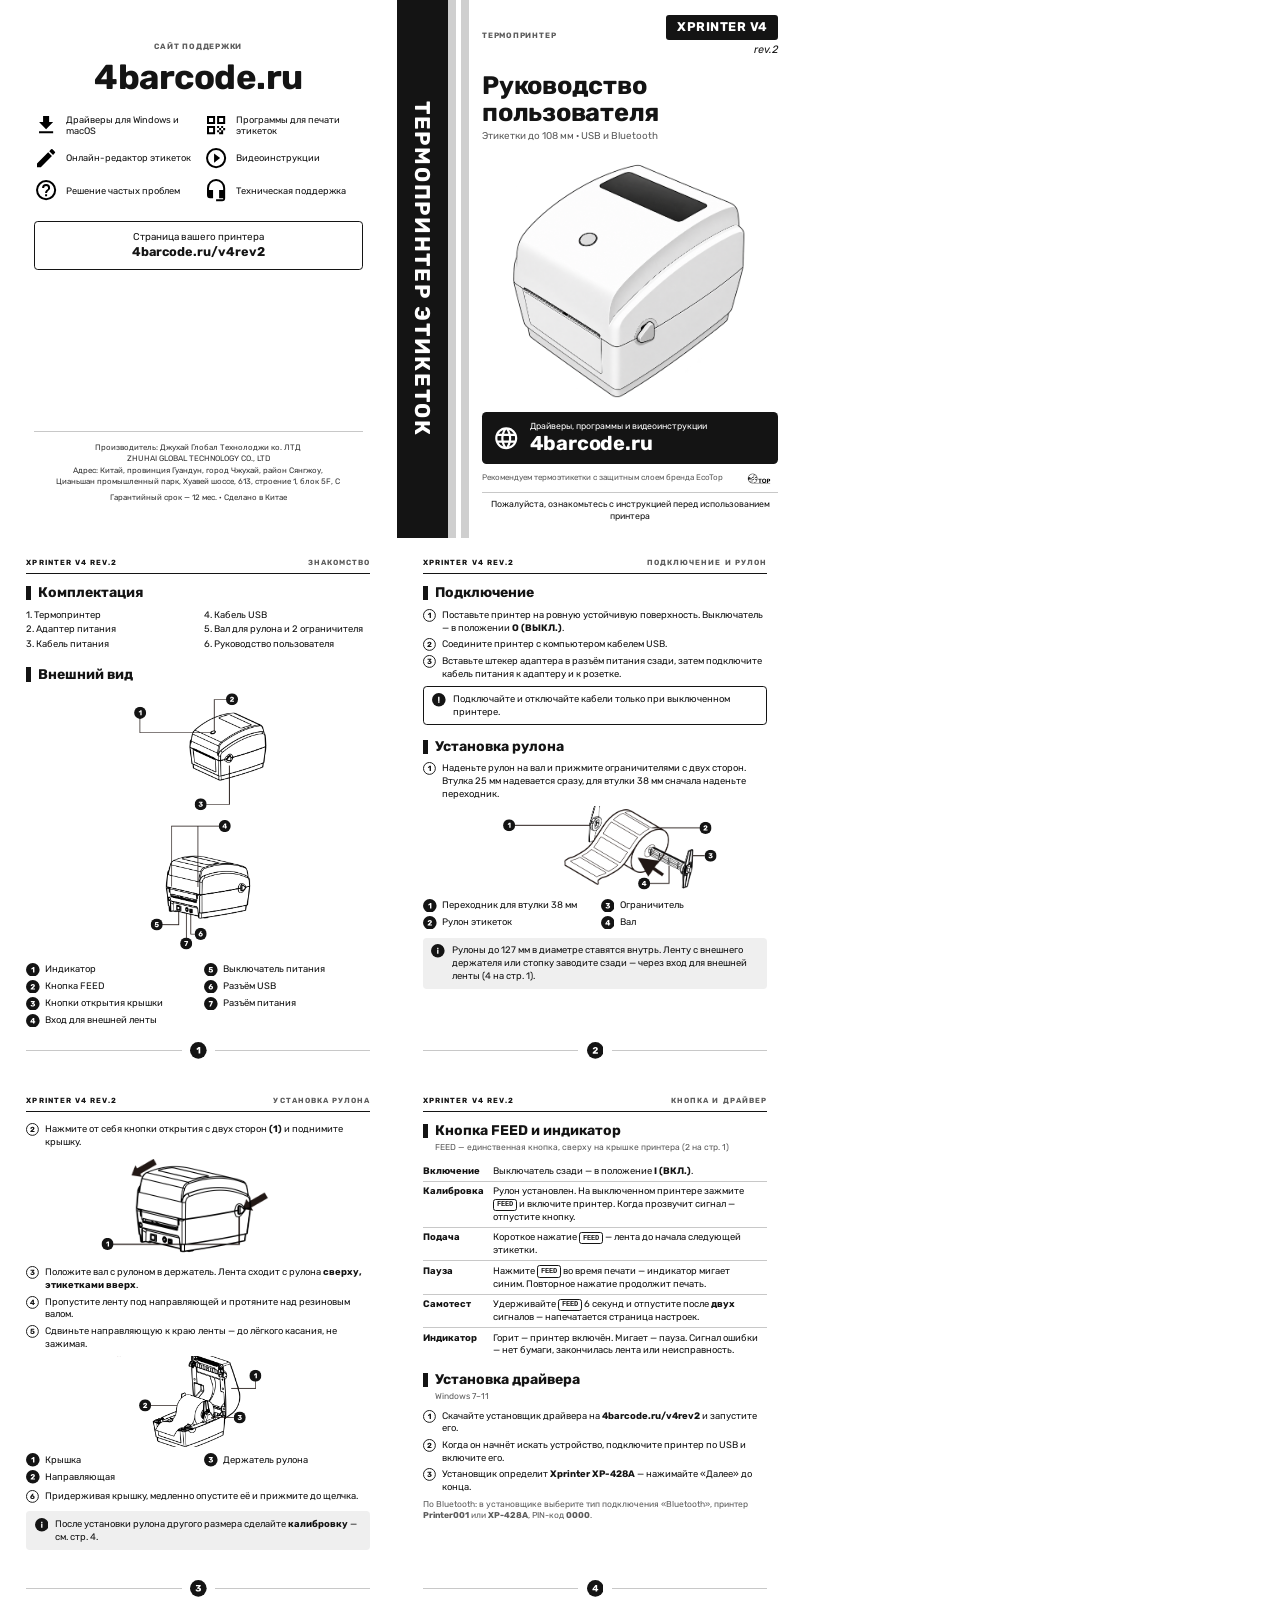
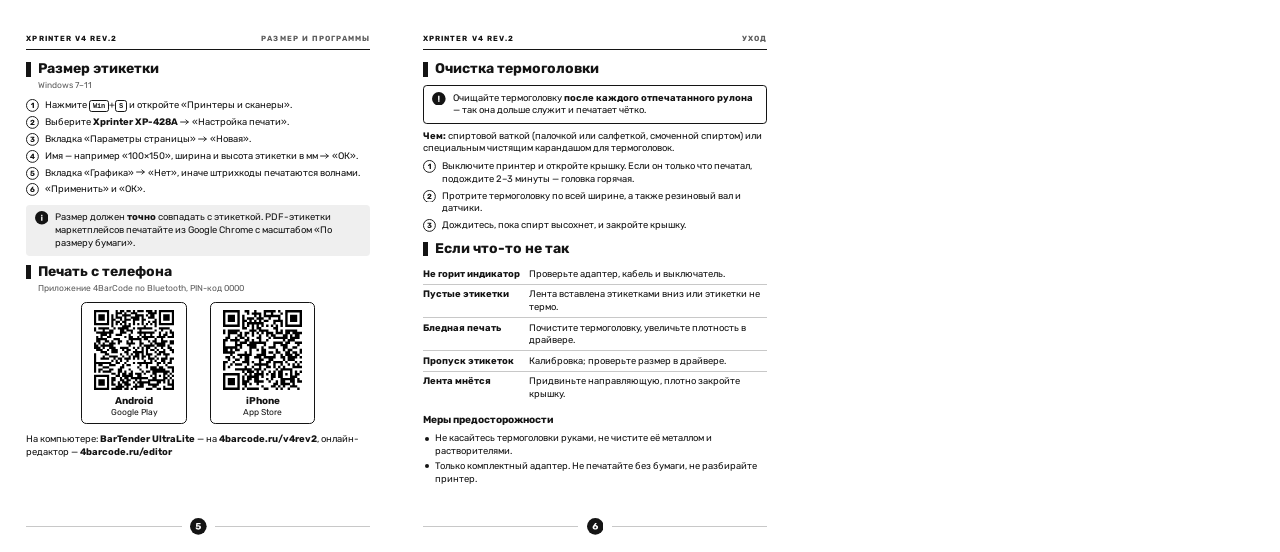
<file: tools/print/v4-guide/guide.html>
<!doctype html>
<html lang="ru">
<head>
<meta charset="utf-8">
<title>Xprinter V4 rev.2 — руководство пользователя</title>
<!--
  Бумажная инструкция Xprinter V4 rev.2 (заводская модель Xprinter XP-428A).
  Формат: 2 листа 209,9 × 284,7 мм, по 4 полосы ≈ 105 × 142 мм.
    Лист 1: [задняя обложка][обложка] / [стр. 1][стр. 2]
    Лист 2: [стр. 3][стр. 4] / [стр. 5][стр. 6]
  Сборка: python tools/print/v4-guide/build.py, кривые для типографии: outline.py, центровка кружков: check_circles.py.
  Рисунки — векторные из заводского макета (make_figs.py, подписи убраны), номера к ним ставит этот файл (.fb).
-->
<style>
  @font-face { font-family: "Rubik"; src: url("../../../docs/editor/fonts/Rubik-Regular.ttf"); font-weight: 400; }
  @font-face { font-family: "Rubik"; src: url("../../../docs/editor/fonts/Rubik-Bold.ttf"); font-weight: 700; }
  @font-face { font-family: "Rubik"; src: url("../../../docs/editor/fonts/Rubik-Italic.ttf"); font-weight: 400; font-style: italic; }
  @font-face { font-family: "Cousine"; src: url("../../../docs/editor/fonts/Cousine-Bold.ttf"); font-weight: 700; }

  :root {
    --ink: #141414;      /* основной текст и плашки */
    --mid: #5c5c5c;      /* вторичный текст */
    --line: #c8c8c8;     /* тонкие линии */
    --tint: #efefef;     /* фон врезок */
  }
  @page { size: 209.9mm 284.7mm; margin: 0; }
  * { box-sizing: border-box; }
  html, body { margin: 0; padding: 0; }
  body { font-family: "Rubik", sans-serif; color: var(--ink); font-size: 7.1pt; line-height: 1.34;
         -webkit-print-color-adjust: exact; print-color-adjust: exact; }
  img { display: block; }
  b, strong { font-weight: 700; }

  .sheet { width: 209.9mm; height: 284.7mm; display: grid; grid-template-columns: 1fr 1fr; grid-template-rows: 1fr 1fr;
           page-break-after: always; overflow: hidden; }
  .sheet:last-child { page-break-after: auto; }
  .panel { position: relative; overflow: hidden; }

  /* ---------- полоса с текстом: колонтитул, поле, номер ---------- */
  .page { padding: 12.5mm 7mm 11mm; }
  .run { position: absolute; left: 7mm; right: 7mm; top: 5.2mm; display: flex; justify-content: space-between; align-items: baseline;
         padding-bottom: 1.3mm; border-bottom: .3mm solid var(--ink);
         font-size: 5.6pt; font-weight: 700; letter-spacing: .14em; text-transform: uppercase; }
  .run span:last-child { color: var(--mid); }
  .foot { position: absolute; left: 7mm; right: 7mm; bottom: 4.6mm; display: flex; align-items: center; justify-content: center; gap: 2.2mm; }
  .foot::before, .foot::after { content: ""; flex: 1; border-top: .2mm solid var(--line); }
  .foot span { display: block; width: 4.4mm; height: 4.4mm; }

  /* ---------- заголовки ---------- */
  h2 { font-size: 10.5pt; line-height: 1.15; margin: 0 0 2mm; font-weight: 700; display: flex; align-items: center; gap: 1.8mm; }
  h2::before { content: ""; width: 1.3mm; height: 3.8mm; background: var(--ink); flex: 0 0 auto; }
  .sub { margin: -1.2mm 0 2mm 3.1mm; color: var(--mid); font-size: 6.4pt; }
  h3 { font-size: 7.6pt; margin: 2.6mm 0 1.3mm; font-weight: 700; }
  h3 small { font-weight: 400; color: var(--mid); font-size: 6.2pt; margin-left: .8mm; }
  .gap { height: 3.2mm; }
  p { margin: 0 0 1.4mm; }

  /* ---------- нумерованные шаги: номер в кружке ---------- */
  ol.steps { list-style: none; margin: 0 0 1.4mm; padding: 0; counter-reset: s; }
  ol.steps > li { position: relative; padding-left: 5mm; margin: 0 0 1.05mm; min-height: 3.4mm; }
  ol.steps > li > .circ { position: absolute; left: 0; top: 0; }
  .circ { display: block; }
  ul.dots { list-style: none; margin: 0 0 1.4mm; padding: 0; }
  ul.dots > li { position: relative; padding-left: 3.2mm; margin: 0 0 .6mm; }
  ul.dots > li::before { content: ""; position: absolute; left: .4mm; top: 1.15mm; width: 1.1mm; height: 1.1mm; background: var(--ink); border-radius: 50%; }

  /* ---------- элементы ---------- */
  .k { display: inline-block; font-family: "Cousine", monospace; font-weight: 700; font-size: 5.4pt; line-height: 1; padding: .4mm .8mm;
       border: .25mm solid var(--ink); border-radius: .7mm; vertical-align: .2mm; background: #fff; }
  .site { font-weight: 700; white-space: nowrap; }
  .nw { white-space: nowrap; }
  .arr { display: inline-block; width: 2.5mm; height: 1.6mm; vertical-align: .05mm; fill: none; stroke: currentColor; stroke-width: 1.5; stroke-linecap: round; stroke-linejoin: round; }
  .tip { margin: 2.2mm 0 0; padding: 1.8mm 2.2mm 1.8mm 7.6mm; background: var(--tint); border-radius: 1mm; position: relative; }
  .tip > .circ { position: absolute; left: 2.2mm; top: 1.8mm; }
  .warn { margin: 1.6mm 0; padding: 1.5mm 2.2mm 1.5mm 7.6mm; border: .3mm solid var(--ink); border-radius: 1mm; position: relative; }
  .warn > .circ { position: absolute; left: 2.2mm; top: 1.5mm; }
  .label { font-size: 5.8pt; font-weight: 700; letter-spacing: .1em; text-transform: uppercase; color: var(--mid); margin: 0 0 1mm; }

  /* ---------- задняя обложка ---------- */
  .back { padding: 11mm 9mm 8mm; display: flex; flex-direction: column; }
  .back > .label { text-align: center; }
  .back .big { text-align: center; font-size: 26pt; font-weight: 700; letter-spacing: -.015em; line-height: 1; margin: 1.5mm 0 4.5mm; }
  .feats { display: grid; grid-template-columns: 1fr 1fr; gap: 2.2mm 3mm; }
  .feat { display: flex; align-items: center; gap: 2mm; font-size: 7pt; line-height: 1.2; }
  .feat svg { width: 6.4mm; height: 6.4mm; flex: 0 0 auto; }
  .back .mine { margin: 5mm 0 0; padding: 2.2mm 3mm; border: .3mm solid var(--ink); border-radius: 1mm; text-align: center; font-size: 7.4pt; }
  .back .mine b { font-size: 9.5pt; }
  .back .maker { margin-top: auto; padding-top: 2.5mm; border-top: .2mm solid var(--line); text-align: center; font-size: 5.9pt; line-height: 1.45; color: #333; }
  .back .maker p { margin-bottom: 1.2mm; }

  /* ---------- обложка ---------- */
  .cover { display: grid; grid-template-columns: 13.5mm 2.2mm 1.2mm 2.2mm 1fr; }
  .spine { background: var(--ink); color: #fff; display: flex; align-items: center; justify-content: center; }
  .spine span { writing-mode: vertical-rl; font-weight: 700; font-size: 16pt; letter-spacing: .08em; white-space: nowrap; }
  .stripe { background: #cfcfcf; } .sp { background: #fff; }
  .cbox { margin: 4mm 4mm 4mm 3.5mm; display: flex; flex-direction: column; }
  .chead { display: flex; justify-content: space-between; align-items: center; }
  .chead .label { margin: 0; }
  .badge { background: var(--ink); color: #fff; font-weight: 700; font-size: 9.5pt; letter-spacing: .04em; padding: 1.1mm 2.8mm; border-radius: .8mm; }
  .model { display: flex; flex-direction: column; align-items: flex-end; }
  .model i { font-style: italic; font-size: 8pt; margin-top: .6mm; color: var(--ink); }
  .ctitle { font-size: 19pt; font-weight: 700; line-height: 1.05; margin: 4mm 0 1mm; letter-spacing: -.01em; }
  .csub { color: var(--mid); font-size: 7.4pt; }
  .cimg { flex: 1 1 0; min-height: 0; display: flex; align-items: center; justify-content: center; padding: 1mm 3mm; }
  .cimg img { max-width: 100%; max-height: 100%; }
  .csite { background: var(--ink); color: #fff; border-radius: 1.2mm; padding: 2.4mm 3mm; display: flex; align-items: center; gap: 2.6mm; }
  .csite svg { width: 7mm; height: 7mm; flex: 0 0 auto; }
  .csite div { font-size: 6.6pt; line-height: 1.25; }
  .csite b { display: block; font-size: 15pt; letter-spacing: -.01em; line-height: 1.12; }
  .cfoot { display: flex; align-items: center; justify-content: space-between; gap: 2mm; margin-top: 2.2mm; font-size: 6pt; color: var(--mid); line-height: 1.3; }
  .cfoot img { height: 3.4mm; flex: 0 0 auto; }
  .cread { margin-top: 1.8mm; padding-top: 1.8mm; border-top: .2mm solid var(--line); font-size: 6.6pt; text-align: center; }

  /* ---------- страницы ---------- */
  .kit { display: grid; grid-template-columns: 1fr 1fr; gap: .5mm 3mm; margin-bottom: 1mm; }
  .legend { display: grid; grid-template-columns: 1fr 1fr; gap: .9mm 3mm; margin-top: 1.4mm; }
  .legend div { display: flex; align-items: center; gap: 1.4mm; }
  .legend em { font-style: normal; flex: 0 0 auto; width: 3.6mm; height: 3.6mm; }
  .legend i { color: var(--mid); font-size: 6pt; }
  .fig { margin: 1.4mm 0 1.8mm; }
  .modes img { width: 96%; margin: .8mm auto 1.4mm; }
  .qrs { display: flex; justify-content: center; gap: 6mm; margin: 2mm 0 2.4mm; text-align: center; }
  .qrs figure { margin: 0; padding: 2mm 2mm 1.6mm; border: .3mm solid var(--ink); border-radius: 1.4mm; width: 28mm; }
  .qrs img { width: 21mm; height: 21mm; margin: 0 auto 1.4mm; }
  .qrs figcaption { font-size: 6.4pt; line-height: 1.2; }
  .qrs figcaption b { font-size: 7.4pt; }
  /* рисунок с номерами выносок: координаты номеров — в процентах от рисунка */
  .figw { position: relative; margin: 1.4mm auto 1.8mm; }
  .figw img { width: 100%; }
  .fb { position: absolute; width: 3.2mm; height: 3.2mm; transform: translate(-50%, -50%); }
  .tbl { width: 100%; border-collapse: collapse; margin: 1mm 0 1.4mm; }
  .tbl td { padding: .9mm 1.2mm; border-top: .2mm solid var(--line); vertical-align: top; }
  .tbl tr:first-child td { border-top: 0; }
  .tbl td:first-child { font-weight: 700; white-space: nowrap; width: 1%; padding-left: 0; }
</style>
</head>
<body>

<svg width="0" height="0" style="position:absolute">
  <defs>
    <!-- иконки: Material Design Icons (Apache 2.0) -->
    <symbol id="i-dl" viewBox="0 0 24 24"><path d="M5 20h14v-2H5zM19 9h-4V3H9v6H5l7 7z"/></symbol>
    <symbol id="i-app" viewBox="0 0 24 24"><path d="M3 3h8v8H3zm2 2v4h4V5zm8-2h8v8h-8zm2 2v4h4V5zM3 13h8v8H3zm2 2v4h4v-4zm8-2h2v2h-2zm2 2h2v2h-2zm2-2h2v2h-2zm2 2h2v2h-2zm-6 2h2v2h-2zm4 0h2v4h-2zm-2 2h2v2h-2z"/></symbol>
    <symbol id="i-ed" viewBox="0 0 24 24"><path d="M3 17.25V21h3.75L17.81 9.94l-3.75-3.75zM20.71 7.04a1 1 0 0 0 0-1.41l-2.34-2.34a1 1 0 0 0-1.41 0l-1.83 1.83 3.75 3.75z"/></symbol>
    <symbol id="i-vid" viewBox="0 0 24 24"><path d="M10 16.5l6-4.5-6-4.5zM12 2a10 10 0 1 0 0 20 10 10 0 0 0 0-20m0 18a8 8 0 1 1 0-16 8 8 0 0 1 0 16"/></symbol>
    <symbol id="i-faq" viewBox="0 0 24 24"><path d="M11 18h2v-2h-2zm1-16a10 10 0 1 0 0 20 10 10 0 0 0 0-20m0 18a8 8 0 1 1 0-16 8 8 0 0 1 0 16m0-14a4 4 0 0 0-4 4h2a2 2 0 1 1 4 0c0 2-3 1.75-3 5h2c0-2.25 3-2.5 3-5a4 4 0 0 0-4-4"/></symbol>
    <symbol id="i-sup" viewBox="0 0 24 24"><path d="M12 1a9 9 0 0 0-9 9v7a3 3 0 0 0 3 3h3v-8H5v-2a7 7 0 0 1 14 0v2h-4v8h4v1h-7v2h6a3 3 0 0 0 3-3V10a9 9 0 0 0-9-9"/></symbol>
    <symbol id="i-web" viewBox="0 0 24 24"><path d="M16.36 14c.08-.66.14-1.32.14-2s-.06-1.34-.14-2h3.38c.16.64.26 1.31.26 2s-.1 1.36-.26 2m-5.15 5.56c.6-1.11 1.06-2.31 1.38-3.56h2.95a8 8 0 0 1-4.33 3.56M14.34 14H9.66c-.1-.66-.16-1.32-.16-2s.06-1.35.16-2h4.68c.09.65.16 1.32.16 2s-.07 1.34-.16 2M12 19.96c-.83-1.2-1.5-2.53-1.91-3.96h3.82c-.41 1.43-1.08 2.76-1.91 3.96M8 8H5.08A7.92 7.92 0 0 1 9.4 4.44C8.8 5.55 8.35 6.75 8 8m-2.92 8H8c.35 1.25.8 2.45 1.4 3.56A8 8 0 0 1 5.08 16m-.82-2C4.1 13.36 4 12.69 4 12s.1-1.36.26-2h3.38c-.08.66-.14 1.32-.14 2s.06 1.34.14 2M12 4.03c.83 1.2 1.5 2.54 1.91 3.97h-3.82c.41-1.43 1.08-2.77 1.91-3.97M18.92 8h-2.95a15.7 15.7 0 0 0-1.38-3.56c1.84.63 3.37 1.9 4.33 3.56M12 2C6.47 2 2 6.5 2 12a10 10 0 0 0 10 10 10 10 0 0 0 10-10A10 10 0 0 0 12 2"/></symbol>
  </defs>
</svg>

<!-- ===================== ЛИСТ 1 ===================== -->
<section class="sheet">

  <!-- задняя обложка -->
  <div class="panel back">
    <div class="label">Сайт поддержки</div>
    <div class="big">4barcode.ru</div>
    <div class="feats">
      <div class="feat"><svg><use href="#i-dl"/></svg>Драйверы для Windows и macOS</div>
      <div class="feat"><svg><use href="#i-app"/></svg>Программы для печати этикеток</div>
      <div class="feat"><svg><use href="#i-ed"/></svg>Онлайн-редактор этикеток</div>
      <div class="feat"><svg><use href="#i-vid"/></svg>Видеоинструкции</div>
      <div class="feat"><svg><use href="#i-faq"/></svg>Решение частых проблем</div>
      <div class="feat"><svg><use href="#i-sup"/></svg>Техническая поддержка</div>
    </div>
    <div class="mine">Страница вашего принтера<br><b>4barcode.ru/v4rev2</b></div>
    <div class="maker">
      <p>Производитель: Джухай Глобал Технолоджи ко. ЛТД<br>ZHUHAI GLOBAL TECHNOLOGY CO., LTD<br>
         Адрес: Китай, провинция Гуандун, город Чжухай, район Сянгжоу,<br>Цианьшан промышленный парк, Хуавей шоссе, 613, строение 1, блок 5F, С</p>
      <p>Гарантийный срок — 12 мес. · Сделано в Китае</p>
    </div>
  </div>

  <!-- обложка -->
  <div class="panel cover">
    <div class="spine"><span>ТЕРМОПРИНТЕР ЭТИКЕТОК</span></div>
    <div class="stripe"></div><div class="sp"></div><div class="stripe"></div>
    <div class="cbox">
      <div class="chead"><div class="label">Термопринтер</div><div class="model"><div class="badge">XPRINTER V4</div><i>rev.2</i></div></div>
      <div class="ctitle">Руководство<br>пользователя</div>
      <div class="csub">Этикетки до 108 мм · USB и Bluetooth</div>
      <div class="cimg"><img src="img/cover_printer.png" alt=""></div>
      <div class="csite"><svg fill="#fff"><use href="#i-web"/></svg>
        <div>Драйверы, программы и видеоинструкции<b>4barcode.ru</b></div></div>
      <div class="cfoot"><span>Рекомендуем термоэтикетки с защитным слоем бренда EcoTop</span><img src="img/ecotop_word.png" alt="EcoTop"></div>
      <div class="cread">Пожалуйста, ознакомьтесь с инструкцией перед использованием принтера</div>
    </div>
  </div>

  <!-- стр. 1 -->
  <div class="panel page">
    <div class="run"><span>Xprinter V4 rev.2</span><span>Знакомство</span></div>
    <h2>Комплектация</h2>
    <div class="kit">
      <div>1. Термопринтер</div><div>4. Кабель USB</div>
      <div>2. Адаптер питания</div><div>5. Вал для рулона и 2 ограничителя</div>
      <div>3. Кабель питания</div><div>6. Руководство пользователя</div>
    </div>
    <div class="gap"></div>
    <h2>Внешний вид</h2>
    <div class="figw" style="width:68%">
      <img src="img/views.png" alt=""><span class="fb" data-n="1" style="left:25.3%;top:8.6%"></span><span class="fb" data-n="2" style="left:64.6%;top:3.5%"></span><span class="fb" data-n="3" style="left:51.2%;top:43.0%"></span><span class="fb" data-n="4" style="left:61.5%;top:51.2%"></span><span class="fb" data-n="5" style="left:32.4%;top:88.3%"></span><span class="fb" data-n="6" style="left:51.2%;top:91.8%"></span><span class="fb" data-n="7" style="left:45.0%;top:95.4%"></span>
    </div>
    <div class="legend">
      <div><em>1</em>Индикатор</div><div><em>5</em>Выключатель питания</div>
      <div><em>2</em>Кнопка FEED</div><div><em>6</em>Разъём USB</div>
      <div><em>3</em>Кнопки открытия крышки</div><div><em>7</em>Разъём питания</div>
      <div><em>4</em>Вход для внешней ленты</div>
    </div>
    <div class="foot"><span>1</span></div>
  </div>

  <!-- стр. 2 -->
  <div class="panel page">
    <div class="run"><span>Xprinter V4 rev.2</span><span>Подключение и рулон</span></div>
    <h2>Подключение</h2>
    <ol class="steps">
      <li>Поставьте принтер на ровную устойчивую поверхность. Выключатель — в положении <b class="nw">O (ВЫКЛ.)</b>.</li>
      <li>Соедините принтер с компьютером кабелем USB.</li>
      <li>Вставьте штекер адаптера в разъём питания сзади, затем подключите кабель питания к адаптеру и к розетке.</li>
    </ol>
    <div class="warn">Подключайте и отключайте кабели только при выключенном принтере.</div>
    <div class="gap" style="height:2mm"></div>
    <h2>Установка рулона</h2>
    <ol class="steps">
      <li>Наденьте рулон на вал и прижмите ограничителями с двух сторон. Втулка 25 мм надевается сразу, для втулки 38 мм сначала наденьте переходник.</li>
    </ol>
    <div class="figw" style="width:92%">
      <img src="img/roll.png" alt=""><span class="fb" data-n="1" style="left:22.8%;top:22.3%"></span><span class="fb" data-n="2" style="left:84.9%;top:25.4%"></span><span class="fb" data-n="3" style="left:86.5%;top:57.7%"></span><span class="fb" data-n="4" style="left:65.5%;top:89.8%"></span>
    </div>
    <div class="legend" style="margin-top:.6mm">
      <div><em>1</em>Переходник для втулки 38 мм</div><div><em>3</em>Ограничитель</div>
      <div><em>2</em>Рулон этикеток</div><div><em>4</em>Вал</div>
    </div>
    <div class="tip">Рулоны до 127 мм в диаметре ставятся внутрь. Ленту с внешнего держателя или стопку заводите сзади — через вход для внешней ленты (4 на стр. 1).</div>
    <div class="foot"><span>2</span></div>
  </div>
</section>

<!-- ===================== ЛИСТ 2 ===================== -->
<section class="sheet">

  <!-- стр. 3 -->
  <div class="panel page">
    <div class="run"><span>Xprinter V4 rev.2</span><span>Установка рулона</span></div>
    <ol class="steps" data-start="2">
      <li>Нажмите от себя кнопки открытия с двух сторон <b>(1)</b> и поднимите крышку.</li>
    </ol>
    <div class="figw" style="width:50%">
      <img src="img/open.png" alt=""><span class="fb" data-n="1" style="left:-2.6%;top:85.1%"></span>
    </div>
    <ol class="steps" data-start="3">
      <li>Положите вал с рулоном в держатель. Лента сходит с рулона <b>сверху, этикетками вверх</b>.</li>
      <li>Пропустите ленту под направляющей и протяните над резиновым валом.</li>
      <li>Сдвиньте направляющую к краю ленты — до лёгкого касания, не зажимая.</li>
    </ol>
    <div class="figw" style="width:66%">
      <img src="img/inside.png" alt=""><span class="fb" data-n="1" style="left:75.1%;top:21.8%"></span><span class="fb" data-n="2" style="left:26.5%;top:54.3%"></span><span class="fb" data-n="3" style="left:68.2%;top:67.6%"></span>
    </div>
    <div class="legend" style="margin-top:.4mm">
      <div><em>1</em>Крышка</div><div><em>3</em>Держатель рулона</div>
      <div><em>2</em>Направляющая</div>
    </div>
    <ol class="steps" data-start="6" style="margin-top:1.6mm">
      <li>Придерживая крышку, медленно опустите её и прижмите до щелчка.</li>
    </ol>
    <div class="tip">После установки рулона другого размера сделайте <b>калибровку</b> — см. стр. 4.</div>
    <div class="foot"><span>3</span></div>
  </div>

  <!-- стр. 4 -->
  <div class="panel page">
    <div class="run"><span>Xprinter V4 rev.2</span><span>Кнопка и драйвер</span></div>
    <h2>Кнопка FEED и индикатор</h2>
    <div class="sub">FEED — единственная кнопка, сверху на крышке принтера (2 на стр. 1)</div>
    <table class="tbl">
      <tr><td>Включение</td><td>Выключатель сзади — в положение <b class="nw">I (ВКЛ.)</b>.</td></tr>
      <tr><td>Калибровка</td><td>Рулон установлен. На выключенном принтере зажмите <span class="k">FEED</span> и включите принтер. Когда прозвучит сигнал — отпустите кнопку.</td></tr>
      <tr><td>Подача</td><td>Короткое нажатие <span class="k">FEED</span> — лента до начала следующей этикетки.</td></tr>
      <tr><td>Пауза</td><td>Нажмите <span class="k">FEED</span> во время печати — индикатор мигает синим. Повторное нажатие продолжит печать.</td></tr>
      <tr><td>Самотест</td><td>Удерживайте <span class="k">FEED</span> 6 секунд и отпустите после <b>двух</b> сигналов — напечатается страница настроек.</td></tr>
      <tr><td>Индикатор</td><td>Горит — принтер включён. Мигает — пауза. Сигнал ошибки — нет бумаги, закончилась лента или неисправность.</td></tr>
    </table>
    <div class="gap" style="height:1.6mm"></div>
    <h2>Установка драйвера</h2>
    <div class="sub">Windows 7–11</div>
    <ol class="steps">
      <li>Скачайте установщик драйвера на <span class="site">4barcode.ru/v4rev2</span> и запустите его.</li>
      <li>Когда он начнёт искать устройство, подключите принтер по USB и включите его.</li>
      <li>Установщик определит <b class="nw">Xprinter XP-428A</b> — нажимайте «Далее» до конца.</li>
    </ol>
    <p class="sub" style="margin:1.4mm 0 0">По Bluetooth: в установщике выберите тип подключения «Bluetooth», принтер <b class="nw">Printer001</b> или <b class="nw">XP-428A</b>, PIN-код <b>0000</b>.</p>
    <div class="foot"><span>4</span></div>
  </div>

  <!-- стр. 5 -->
  <div class="panel page">
    <div class="run"><span>Xprinter V4 rev.2</span><span>Размер и программы</span></div>
    <h2>Размер этикетки</h2>
    <div class="sub">Windows 7–11</div>
    <ol class="steps">
      <li>Нажмите <span class="k">Win</span>+<span class="k">S</span> и откройте «Принтеры и сканеры».</li>
      <li>Выберите <b class="nw">Xprinter XP-428A</b> <svg class="arr" viewBox="0 0 16 10" aria-hidden="true"><path d="M1 5h13M10 1.5 14 5l-4 3.5"/></svg> «Настройка печати».</li>
      <li>Вкладка «Параметры страницы» <svg class="arr" viewBox="0 0 16 10" aria-hidden="true"><path d="M1 5h13M10 1.5 14 5l-4 3.5"/></svg> «Новая».</li>
      <li>Имя — например «100×150», ширина и высота этикетки в мм <svg class="arr" viewBox="0 0 16 10" aria-hidden="true"><path d="M1 5h13M10 1.5 14 5l-4 3.5"/></svg> «ОК».</li>
      <li>Вкладка «Графика» <svg class="arr" viewBox="0 0 16 10" aria-hidden="true"><path d="M1 5h13M10 1.5 14 5l-4 3.5"/></svg> «Нет», иначе штрихкоды печатаются волнами.</li>
      <li>«Применить» и «ОК».</li>
    </ol>
    <div class="tip">Размер должен <b>точно</b> совпадать с этикеткой. PDF-этикетки маркетплейсов печатайте из Google Chrome с масштабом «По размеру бумаги».</div>
    <div class="gap" style="height:2mm"></div>
    <h2>Печать с телефона</h2>
    <div class="sub">Приложение 4BarCode по Bluetooth, PIN-код 0000</div>
    <div class="qrs" style="margin-top:1.4mm">
      <figure><img src="img/qr_android.svg" alt=""><figcaption><b>Android</b><br>Google Play</figcaption></figure>
      <figure><img src="img/qr_ios.svg" alt=""><figcaption><b>iPhone</b><br>App Store</figcaption></figure>
    </div>
    <p>На компьютере: <b>BarTender UltraLite</b> — на <span class="site">4barcode.ru/v4rev2</span>, онлайн-редактор — <span class="site">4barcode.ru/editor</span></p>
    <div class="foot"><span>5</span></div>
  </div>

  <!-- стр. 6 -->
  <div class="panel page">
    <div class="run"><span>Xprinter V4 rev.2</span><span>Уход</span></div>
    <h2>Очистка термоголовки</h2>
    <div class="warn" style="margin-top:0">Очищайте термоголовку <strong>после каждого отпечатанного рулона</strong> — так она дольше служит и печатает чётко.</div>
    <p><b>Чем:</b> спиртовой ваткой (палочкой или салфеткой, смоченной спиртом) или специальным чистящим карандашом для термоголовок.</p>
    <ol class="steps">
      <li>Выключите принтер и откройте крышку. Если он только что печатал, подождите 2–3 минуты — головка горячая.</li>
      <li>Протрите термоголовку по всей ширине, а также резиновый вал и датчики.</li>
      <li>Дождитесь, пока спирт высохнет, и закройте крышку.</li>
    </ol>
    <h2 style="margin-top:2.4mm">Если что-то не так</h2>
    <table class="tbl">
      <tr><td>Не горит индикатор</td><td>Проверьте адаптер, кабель и выключатель.</td></tr>
      <tr><td>Пустые этикетки</td><td>Лента вставлена этикетками вниз или этикетки не термо.</td></tr>
      <tr><td>Бледная печать</td><td>Почистите термоголовку, увеличьте плотность в драйвере.</td></tr>
      <tr><td>Пропуск этикеток</td><td>Калибровка; проверьте размер в драйвере.</td></tr>
      <tr><td>Лента мнётся</td><td>Придвиньте направляющую, плотно закройте крышку.</td></tr>
    </table>
    <h3>Меры предосторожности</h3>
    <ul class="dots">
      <li>Не касайтесь термоголовки руками, не чистите её металлом и растворителями.</li>
      <li>Только комплектный адаптер. Не печатайте без бумаги, не разбирайте принтер.</li>
    </ul>
    <div class="foot"><span>6</span></div>
  </div>
</section>

<script>
/* Кружки с номерами и значками. Цифры — контуры Rubik Bold (а не текст): браузер округляет
   положение текста до пикселя (0,26 мм), и знак гулял бы в кружке. Контур ставится по центру
   своих «чернил» точно. Данные: [ширина, xmin, ymin, xmax, ymax, путь] в единицах шрифта (1000 на кегль). */
var GLYPHS = {"0": [680, 51, -10, 628, 710, "M339 -10Q267 -10 214.5 10.5Q162 31 127.0 67.0Q92 103 74.0 151.0Q56 199 53 254Q52 281 51.5 315.5Q51 350 51.5 385.5Q52 421 53 449Q56 504 74.5 551.5Q93 599 128.5 634.5Q164 670 216.5 690.0Q269 710 339 710Q410 710 462.5 690.0Q515 670 550.0 634.5Q585 599 604.0 551.5Q623 504 626 449Q627 421 627.5 385.5Q628 350 627.5 315.5Q627 281 626 254Q623 199 604.5 151.0Q586 103 551.5 67.0Q517 31 464.5 10.5Q412 -10 339 -10ZM339 135Q391 135 414.5 168.5Q438 202 439 259Q441 288 441.5 320.0Q442 352 441.5 384.0Q441 416 439 443Q438 498 414.5 532.0Q391 566 339 567Q288 566 264.5 532.0Q241 498 239 443Q239 416 238.5 384.0Q238 352 238.5 320.0Q239 288 239 259Q241 202 265.0 168.5Q289 135 339 135Z"], "1": [497, 16, 0, 432, 700, "M277 0Q267 0 259.5 7.5Q252 15 252 25V501L115 396Q106 389 96.5 391.0Q87 393 80 402L21 479Q15 488 16.5 498.5Q18 509 28 515L258 693Q264 697 269.5 698.5Q275 700 282 700H407Q418 700 425.0 693.0Q432 686 432 675V25Q432 15 425.0 7.5Q418 0 407 0Z"], "2": [650, 41, 0, 606, 713, "M67 0Q56 0 48.5 7.5Q41 15 41 25V96Q41 103 45.0 117.5Q49 132 66 145L170 247Q250 308 301.5 350.5Q353 393 378.0 426.0Q403 459 403 488Q403 522 385.5 544.5Q368 567 325 567Q296 567 277.0 554.5Q258 542 247.5 522.0Q237 502 233 481Q229 468 219.5 463.0Q210 458 199 458H74Q65 458 59.0 464.0Q53 470 53 479Q54 527 73.5 569.5Q93 612 128.5 644.0Q164 676 213.5 694.5Q263 713 325 713Q410 713 469.5 685.5Q529 658 560.0 609.5Q591 561 591 496Q591 447 569.5 404.5Q548 362 508.5 323.5Q469 285 415 244L323 151H580Q591 151 598.5 144.0Q606 137 606 126V25Q606 15 598.5 7.5Q591 0 580 0Z"], "3": [659, 32, -10, 619, 700, "M325 -10Q248 -10 192.5 8.5Q137 27 102.0 56.5Q67 86 50.0 119.5Q33 153 32 184Q32 193 38.5 199.0Q45 205 54 205H185Q196 205 203.0 200.5Q210 196 216 186Q224 167 239.5 155.0Q255 143 277.0 138.5Q299 134 325 134Q376 134 404.5 157.5Q433 181 433 222Q433 265 406.0 283.5Q379 302 329 302H218Q207 302 200.0 309.0Q193 316 193 327V383Q193 395 198.0 404.0Q203 413 209 417L373 556H95Q85 556 77.5 563.0Q70 570 70 581V675Q70 686 77.5 693.0Q85 700 95 700H555Q566 700 573.5 693.0Q581 686 581 675V590Q581 579 576.0 570.5Q571 562 565 557L413 416L420 414Q478 407 522.5 384.0Q567 361 593.0 318.5Q619 276 619 211Q619 143 580.5 93.5Q542 44 476.0 17.0Q410 -10 325 -10Z"], "4": [683, 28, 0, 652, 700, "M389 0Q379 0 371.5 7.5Q364 15 364 25V138H53Q43 138 35.5 145.0Q28 152 28 163V258Q28 267 31.5 274.5Q35 282 39 289L330 683Q343 700 367 700H513Q523 700 530.5 693.0Q538 686 538 675V287H626Q638 287 645.0 279.5Q652 272 652 262V163Q652 152 644.5 145.0Q637 138 627 138H538V25Q538 15 530.5 7.5Q523 0 513 0ZM200 280H368V516Z"], "5": [646, 33, -11, 610, 700, "M320 -11Q226 -11 163.0 18.5Q100 48 67.5 95.5Q35 143 33 198Q33 207 39.0 213.0Q45 219 54 219H188Q201 219 208.5 214.0Q216 209 220 200Q229 177 244.0 162.0Q259 147 278.0 140.0Q297 133 321 133Q349 133 373.0 145.0Q397 157 411.5 180.5Q426 204 426 237Q426 267 412.5 289.0Q399 311 375.5 324.0Q352 337 321 337Q297 337 282.0 331.5Q267 326 257.0 318.0Q247 310 239.0 304.5Q231 299 221 299H90Q81 299 74.5 305.5Q68 312 68 321L104 670Q106 685 115.0 692.5Q124 700 137 700H538Q549 700 556.5 693.0Q564 686 564 675V581Q564 570 556.5 563.0Q549 556 538 556H248L235 427Q257 441 286.5 451.0Q316 461 368 461Q415 461 458.5 444.5Q502 428 536.5 398.0Q571 368 590.5 326.5Q610 285 610 233Q610 162 575.5 107.0Q541 52 476.0 20.5Q411 -11 320 -11Z"], "6": [651, 33, -10, 622, 700, "M331 -10Q242 -10 175.0 22.0Q108 54 70.5 110.5Q33 167 33 240Q33 271 42.5 301.5Q52 332 66.0 359.5Q80 387 94.0 408.5Q108 430 117 443L293 680Q298 685 306.0 692.5Q314 700 329 700H462Q471 700 477.0 693.5Q483 687 483 678Q483 674 482.0 670.5Q481 667 479 665L344 481Q350 483 358.5 483.5Q367 484 374 484Q419 482 463.0 464.0Q507 446 543.0 415.0Q579 384 600.5 340.5Q622 297 622 244Q622 174 586.0 116.5Q550 59 484.5 24.5Q419 -10 331 -10ZM329 134Q358 134 383.0 146.5Q408 159 423.5 183.0Q439 207 439 241Q439 276 424.0 299.5Q409 323 384.0 335.0Q359 347 329 347Q299 347 273.5 335.0Q248 323 233.0 299.5Q218 276 218 241Q218 207 233.5 183.0Q249 159 274.0 146.5Q299 134 329 134Z"], "7": [573, 28, 0, 547, 700, "M141 0Q132 0 126.0 6.5Q120 13 120 22Q120 26 122 31L353 549H54Q43 549 35.5 556.5Q28 564 28 575V675Q28 686 35.5 693.0Q43 700 54 700H521Q533 700 540.0 693.0Q547 686 547 675V586Q547 571 544.0 561.0Q541 551 536 541L305 24Q302 18 294.0 9.0Q286 0 270 0Z"], "8": [677, 45, -10, 632, 710, "M338 -10Q264 -10 208.5 7.5Q153 25 117.0 55.0Q81 85 63.0 125.0Q45 165 45 210Q45 265 72.5 307.0Q100 349 142 372Q107 395 88.5 429.5Q70 464 70 510Q70 566 99.0 611.0Q128 656 187.0 683.0Q246 710 338 710Q429 710 488.0 683.5Q547 657 575.5 612.0Q604 567 604 511Q604 466 586.0 430.5Q568 395 534 372Q579 350 605.5 307.0Q632 264 632 209Q632 149 599.5 99.0Q567 49 502.0 19.5Q437 -10 338 -10ZM338 118Q370 118 395.5 129.0Q421 140 436.0 160.5Q451 181 451 210Q451 239 436.0 259.0Q421 279 395.5 290.0Q370 301 338 301Q306 301 280.0 290.0Q254 279 239.0 259.0Q224 239 224 210Q224 181 239.0 160.5Q254 140 280.0 129.0Q306 118 338 118ZM338 422Q366 422 389.0 432.5Q412 443 425.0 460.5Q438 478 438 502Q438 526 425.5 544.0Q413 562 390.0 572.0Q367 582 338 582Q309 582 286.5 572.0Q264 562 251.0 544.0Q238 526 238 502Q238 478 251.0 460.0Q264 442 286.5 432.0Q309 422 338 422Z"], "9": [641, 29, 0, 608, 710, "M174 0Q165 0 159.0 6.5Q153 13 153 22Q153 27 154.5 30.0Q156 33 157 35L298 228Q284 225 269 225Q224 228 181.0 245.5Q138 263 103.5 293.5Q69 324 49.0 366.0Q29 408 29 460Q29 508 47.0 552.5Q65 597 101.0 632.5Q137 668 190.5 689.0Q244 710 315 710Q387 710 441.5 691.5Q496 673 533.0 639.5Q570 606 589.0 561.5Q608 517 608 467Q608 421 591.5 382.0Q575 343 551.5 308.5Q528 274 503 239L343 20Q339 15 331.0 7.5Q323 0 307 0ZM317 357Q347 357 371.0 369.5Q395 382 409.0 405.0Q423 428 423 461Q423 494 409.0 517.5Q395 541 371.0 553.5Q347 566 317 566Q288 566 264.0 553.5Q240 541 226.0 517.5Q212 494 212 461Q212 428 226.0 405.0Q240 382 264.0 369.5Q288 357 317 357Z"], "i": [286, 58, 0, 228, 735, "M84 0Q73 0 66.0 7.5Q59 15 59 25V495Q59 506 66.0 513.0Q73 520 84 520H202Q213 520 220.0 513.0Q227 506 227 495V25Q227 15 220.0 7.5Q213 0 202 0ZM83 595Q72 595 65.0 602.0Q58 609 58 620V710Q58 720 65.0 727.5Q72 735 83 735H203Q213 735 220.5 727.5Q228 720 228 710V620Q228 609 220.5 602.0Q213 595 203 595Z"], "!": [291, 59, 0, 232, 700, "M88 221Q77 221 70.0 228.5Q63 236 63 246V675Q63 686 70.0 693.0Q77 700 88 700H203Q214 700 221.0 693.0Q228 686 228 675V246Q228 236 221.0 228.5Q214 221 203 221ZM84 0Q73 0 66.0 7.5Q59 15 59 25V148Q59 159 66.0 166.5Q73 174 84 174H207Q217 174 224.5 166.5Q232 159 232 148V25Q232 15 224.5 7.5Q217 0 207 0Z"]};
var PT = 25.4 / 72;
function circle(txt, o) {   // o: { d: диаметр мм, pt: кегль, fill: true — белый знак на чёрном, sw: толщина обводки мм }
  var x = 0, xmin = 1e9, xmax = -1e9, ymin = 1e9, ymax = -1e9, parts = '';
  String(txt).split('').forEach(function (ch) {
    var g = GLYPHS[ch];
    xmin = Math.min(xmin, x + g[1]); xmax = Math.max(xmax, x + g[3]); ymin = Math.min(ymin, g[2]); ymax = Math.max(ymax, g[4]);
    parts += '<path transform="translate(' + x + ' 0)" d="' + g[5] + '"/>';
    x += g[0];
  });
  var s = o.pt * PT / 1000, r = o.d / 2, sw = o.sw || 0.25;
  var tx = r - (xmin + xmax) / 2 * s, ty = r + (ymin + ymax) / 2 * s;
  return '<svg class="circ" viewBox="0 0 ' + o.d + ' ' + o.d + '" width="' + o.d + 'mm" height="' + o.d + 'mm">' +
    (o.fill ? '<circle cx="' + r + '" cy="' + r + '" r="' + r + '" fill="#141414"/>'
            : '<circle cx="' + r + '" cy="' + r + '" r="' + (r - sw / 2) + '" fill="#fff" stroke="#141414" stroke-width="' + sw + '"/>') +
    '<g fill="' + (o.fill ? '#fff' : '#141414') + '" transform="translate(' + tx + ' ' + ty + ') scale(' + s + ' ' + (-s) + ')">' + parts + '</g></svg>';
}
document.querySelectorAll('ol.steps').forEach(function (ol) {
  var s0 = +(ol.getAttribute('data-start') || 1);
  [].forEach.call(ol.children, function (li, i) { li.insertAdjacentHTML('afterbegin', circle(s0 + i, { d: 3.4, pt: 5.6 })); });
});
document.querySelectorAll('.legend em').forEach(function (em) { em.innerHTML = circle(em.textContent.trim(), { d: 3.6, pt: 5.8, fill: true }); });
// номера выносок: один SVG-слой поверх рисунка в его миллиметрах — внутри SVG координаты не округляются до пикселя
window.addEventListener('load', function () {
  document.querySelectorAll('.figw').forEach(function (fw) {
    var r = fw.querySelector('img').getBoundingClientRect(), w = r.width * 25.4 / 96, h = r.height * 25.4 / 96, inner = '';
    fw.querySelectorAll('.fb').forEach(function (b) {
      var x = parseFloat(b.style.left) / 100 * w, y = parseFloat(b.style.top) / 100 * h;
      inner += circle(b.getAttribute('data-n'), { d: 3.2, pt: 5.4, fill: true })
        .replace('<svg class="circ"', '<svg x="' + (x - 1.6) + '" y="' + (y - 1.6) + '"')
        .replace(/width="[\d.]+mm" height="[\d.]+mm"/, 'width="3.2" height="3.2"');
      b.remove();
    });
    fw.insertAdjacentHTML('beforeend', '<svg class="fbl" viewBox="0 0 ' + w + ' ' + h + '" style="position:absolute;left:0;top:0;width:100%;height:100%;overflow:visible">' + inner + '</svg>');
  });
});
document.querySelectorAll('.foot span').forEach(function (sp) { sp.innerHTML = circle(sp.textContent.trim(), { d: 4.4, pt: 7, fill: true }); });
document.querySelectorAll('.tip').forEach(function (t) { t.insertAdjacentHTML('afterbegin', circle('i', { d: 3.6, pt: 6, fill: true })); });
document.querySelectorAll('.warn').forEach(function (t) { t.insertAdjacentHTML('afterbegin', circle('!', { d: 3.6, pt: 6.4, fill: true })); });
</script>
</body>
</html>
</file>
